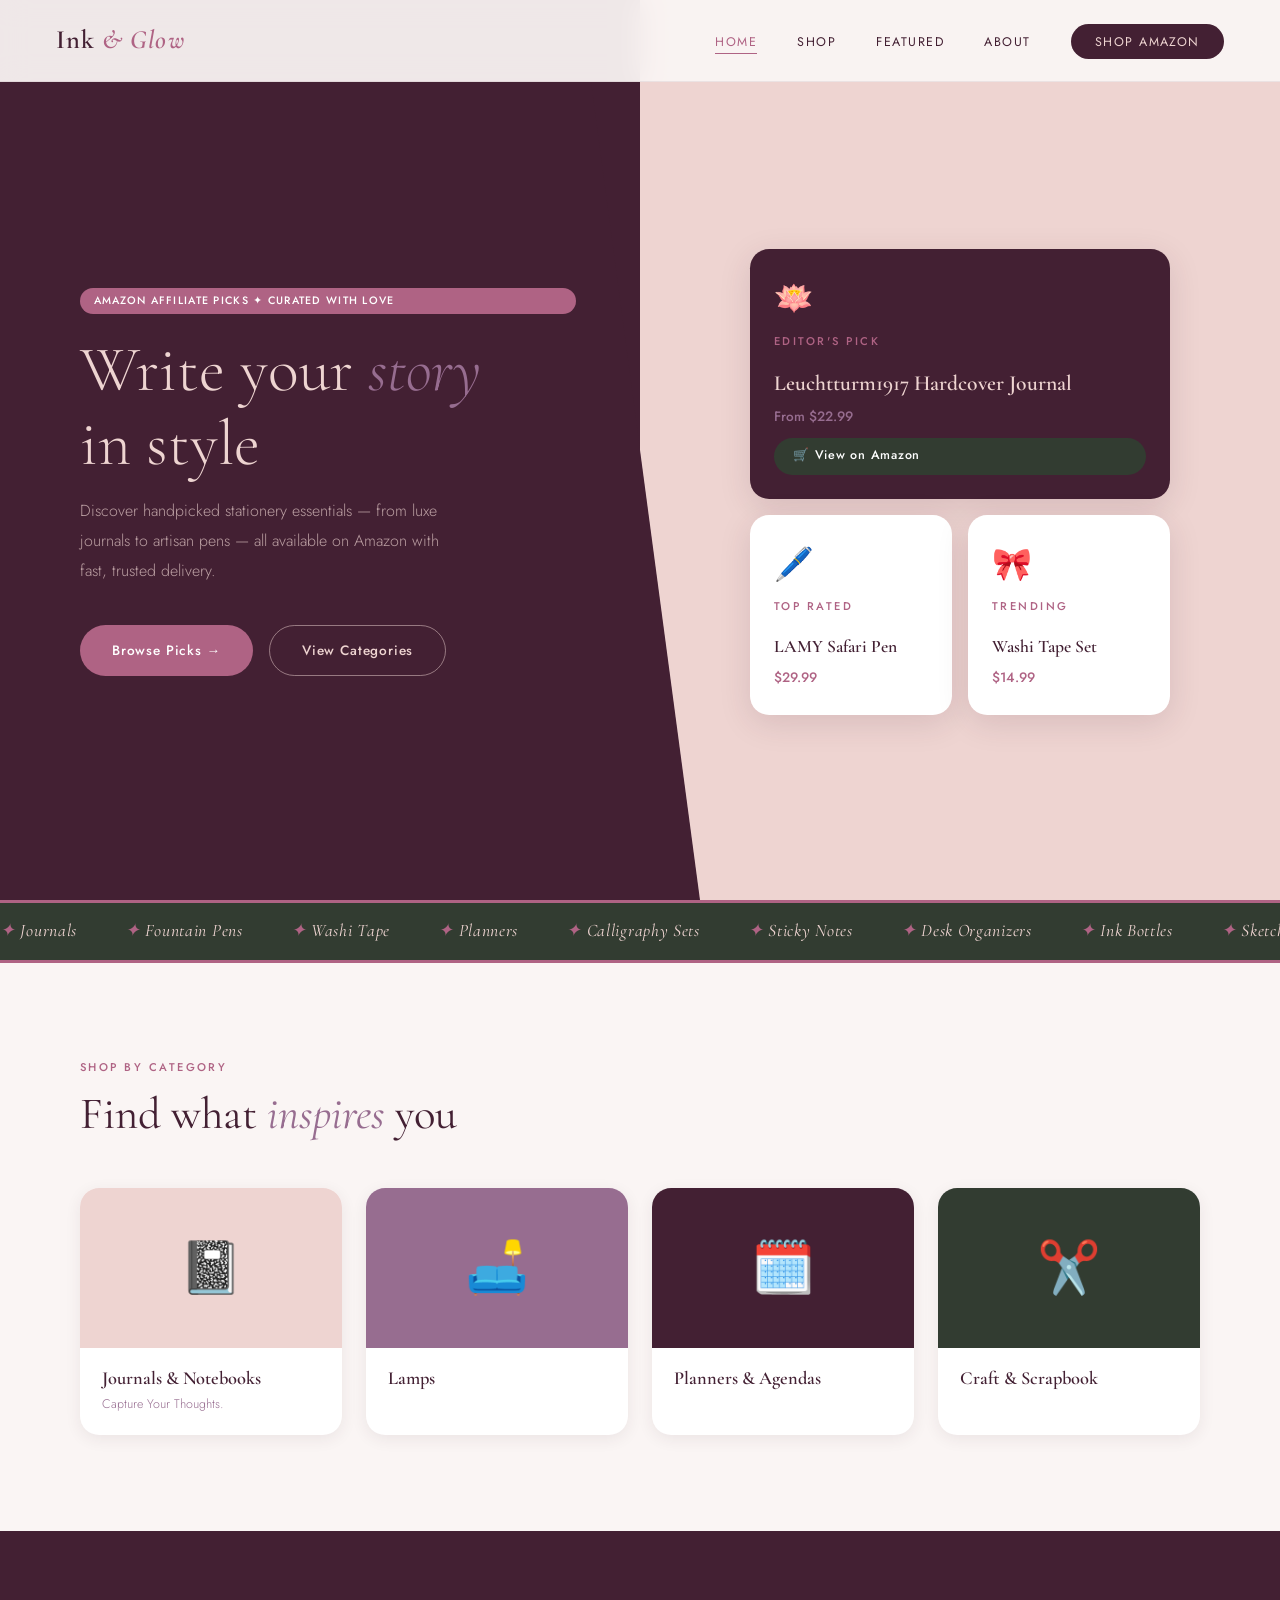
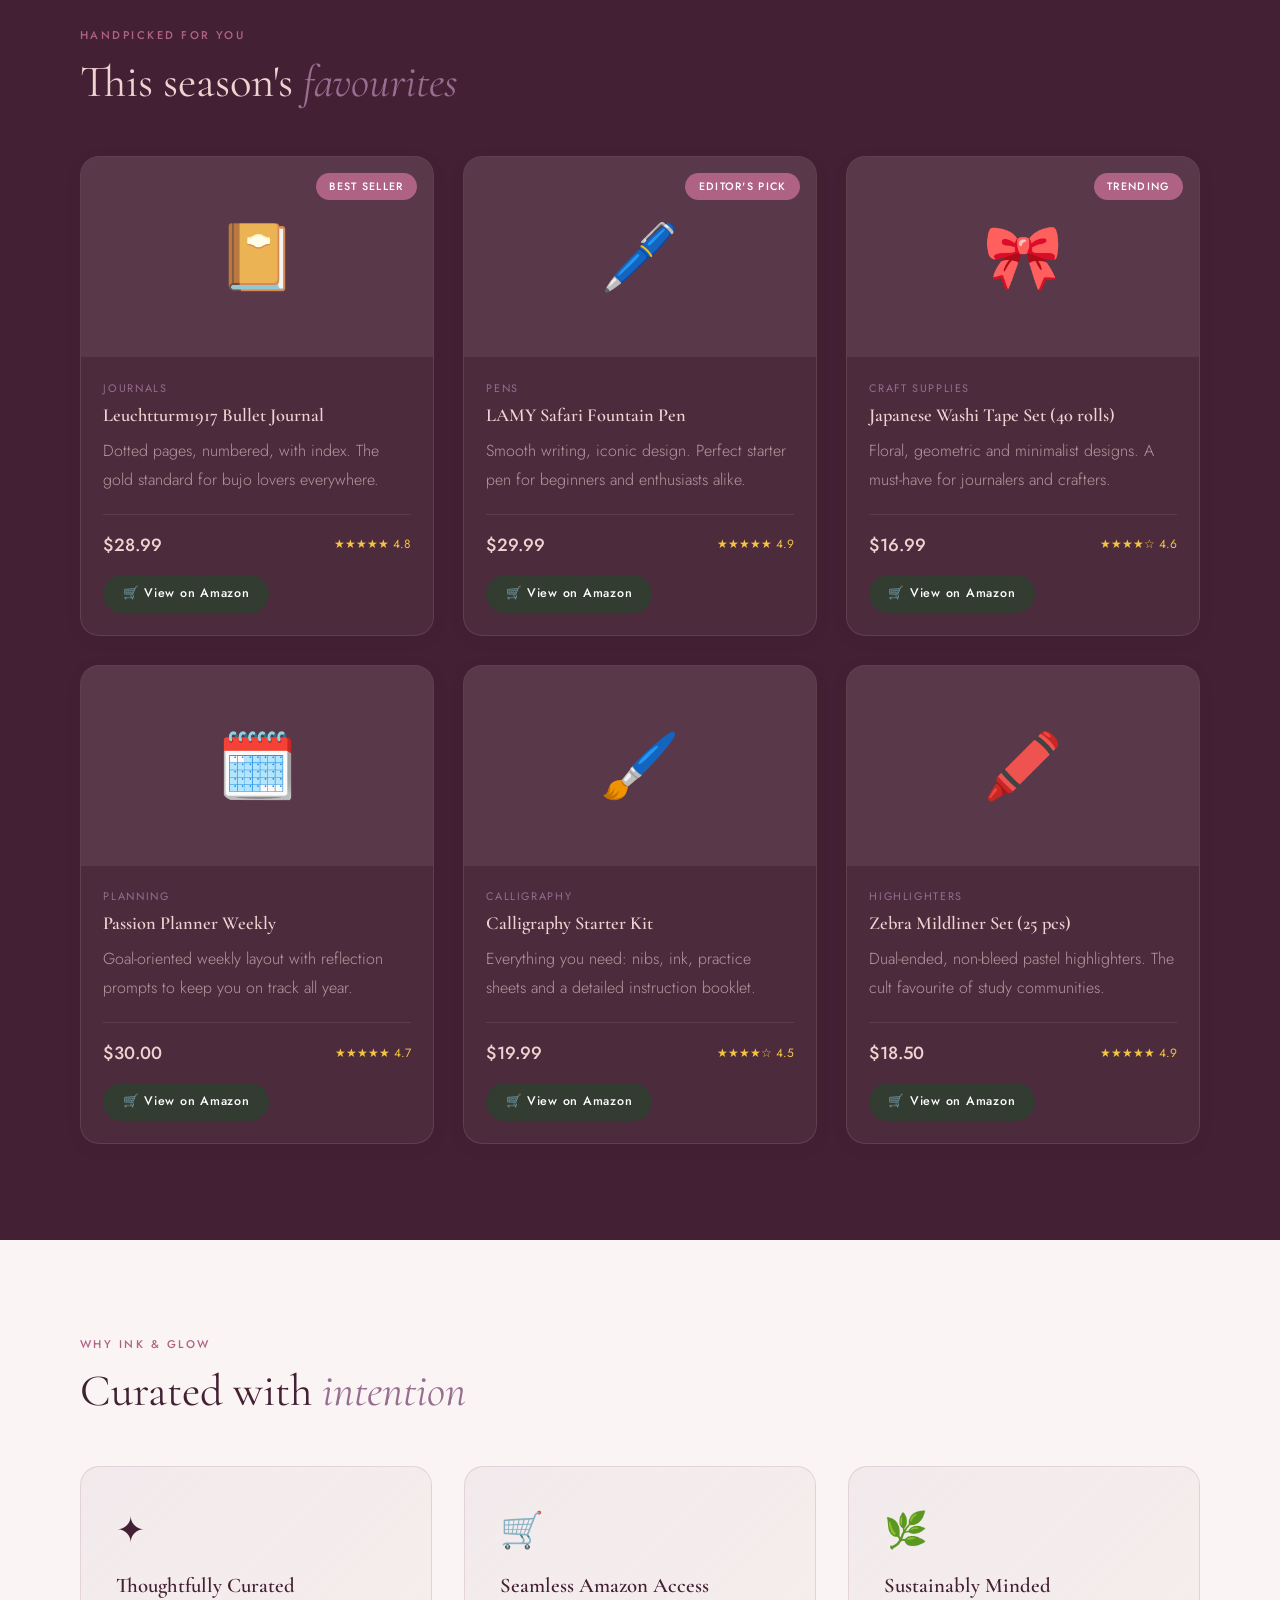
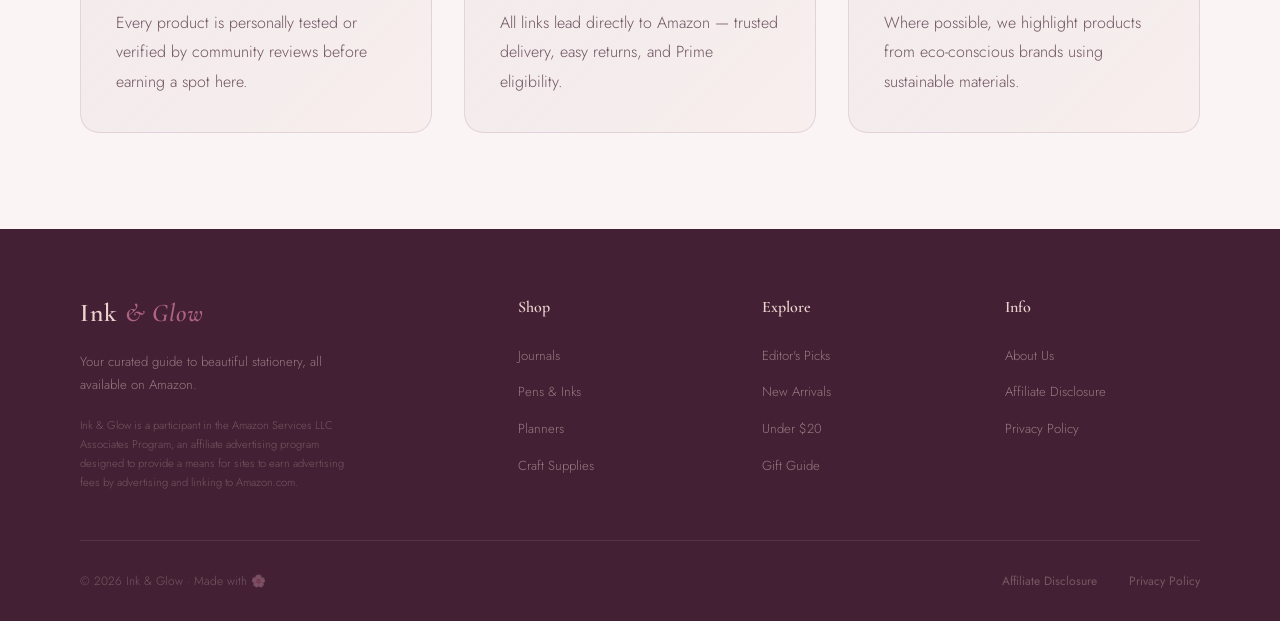
<file: index.html>
<!DOCTYPE html>
<html lang="en">
<head>
  <meta charset="UTF-8" />
  <meta name="viewport" content="width=device-width, initial-scale=1.0" />
  <title>Ink & Glow — Stationery You'll Adore</title>
  <link rel="stylesheet" href="style.css" />
</head>
<body>

<nav class="nav" id="nav">
  <a href="index.html" class="nav__logo">Ink <span>& Glow</span></a>
  <ul class="nav__links">
    <li><a href="index.html" class="active">Home</a></li>
    <li><a href="index.html#categories">Shop</a></li>
    <li><a href="index.html#featured">Featured</a></li>
    <li><a href="about.html">About</a></li>
    <li><a href="index.html#featured" class="nav__cta">Shop Amazon</a></li>
  </ul>
</nav>

<section class="hero">
  <div class="hero__left">
    <span class="badge badge--primary anim-1">Amazon Affiliate Picks ✦ Curated with love</span>
    <h1 class="anim-2">Write your <em>story</em><br>in style</h1>
    <p class="anim-3">Discover handpicked stationery essentials — from luxe journals to artisan pens — all available on Amazon with fast, trusted delivery.</p>
    <div class="hero__btns anim-4">
      <a href="#featured" class="btn btn--primary">Browse Picks →</a>
      <a href="#categories" class="btn btn--outline-light">View Categories</a>
    </div>
  </div>
  <div class="hero__right">
    <div class="hero__cards anim-3">
      <div class="hero-card hero-card--wide">
        <span class="hero-card__icon">🪷</span>
        <span class="section-label">Editor's Pick</span>
        <h3>Leuchtturm1917 Hardcover Journal</h3>
        <p class="hero-card__price">From $22.99</p>
        <a href="#" class="btn btn--amazon">🛒 View on Amazon</a>
      </div>
      <div class="hero-card">
        <span class="hero-card__icon">🖊️</span>
        <span class="section-label">Top Rated</span>
        <h3>LAMY Safari Pen</h3>
        <p class="hero-card__price">$29.99</p>
      </div>
      <div class="hero-card">
        <span class="hero-card__icon">🎀</span>
        <span class="section-label">Trending</span>
        <h3>Washi Tape Set</h3>
        <p class="hero-card__price">$14.99</p>
      </div>
    </div>
  </div>
</section>

<div class="marquee-wrap">
  <div class="marquee-track">
    <span>Journals</span><span>Fountain Pens</span><span>Washi Tape</span><span>Planners</span>
    <span>Calligraphy Sets</span><span>Sticky Notes</span><span>Desk Organizers</span><span>Ink Bottles</span>
    <span>Sketchbooks</span><span>Letter Sets</span><span>Stickers</span><span>Highlighters</span>
    <span>Journals</span><span>Fountain Pens</span><span>Washi Tape</span><span>Planners</span>
    <span>Calligraphy Sets</span><span>Sticky Notes</span><span>Desk Organizers</span><span>Ink Bottles</span>
    <span>Sketchbooks</span><span>Letter Sets</span><span>Stickers</span><span>Highlighters</span>
  </div>
</div>

<section class="section" id="categories">
  <span class="section-label reveal">Shop by Category</span>
  <h2 class="section-title reveal">Find what <em>inspires</em> you</h2>
  <div class="categories-grid">
    <a href="journals.html" class="card cat-card reveal">
      <div class="cat-card__thumb cat-card__thumb--rose">📓</div>
      <div class="cat-card__body"><h3 class="cat-card__name">Journals & Notebooks</h3><p class="cat-card__count">Capture Your Thoughts.</p></div>
    </a>
    <a href="lamps.html" class="card cat-card reveal">
      <div class="cat-card__thumb cat-card__thumb--tulipan">🛋️</div>
      <div class="cat-card__body"><h3 class="cat-card__name">Lamps</h3><p class="cat-card__count"></p></div>
    </a>
    <a href="#" class="card cat-card reveal">
      <div class="cat-card__thumb cat-card__thumb--eggplant">🗓️</div>
      <div class="cat-card__body"><h3 class="cat-card__name">Planners & Agendas</h3><p class="cat-card__count"></p></div>
    </a>
    <a href="#" class="card cat-card reveal">
      <div class="cat-card__thumb cat-card__thumb--olive">✂️</div>
      <div class="cat-card__body"><h3 class="cat-card__name">Craft & Scrapbook</h3><p class="cat-card__count"></p></div>
    </a>
  </div>
</section>

<section class="section section--dark" id="featured">
  <span class="section-label reveal">Handpicked for You</span>
  <h2 class="section-title reveal">This season's <em>favourites</em></h2>
  <div class="products-grid">

    <div class="card card--dark product-card reveal">
      <div class="product-card__img">📔<span class="badge badge--primary product-card__badge">Best Seller</span></div>
      <div class="product-card__body">
        <span class="product-card__cat">Journals</span>
        <h3 class="product-card__name">Leuchtturm1917 Bullet Journal</h3>
        <p>Dotted pages, numbered, with index. The gold standard for bujo lovers everywhere.</p>
        <div class="product-card__footer"><span class="product-card__price">$28.99</span><span class="product-card__stars">★★★★★ 4.8</span></div>
        <a href="#" class="btn btn--amazon" style="margin-top:1rem;">🛒 View on Amazon</a>
      </div>
    </div>

    <div class="card card--dark product-card reveal">
      <div class="product-card__img">🖊️<span class="badge badge--primary product-card__badge">Editor's Pick</span></div>
      <div class="product-card__body">
        <span class="product-card__cat">Pens</span>
        <h3 class="product-card__name">LAMY Safari Fountain Pen</h3>
        <p>Smooth writing, iconic design. Perfect starter pen for beginners and enthusiasts alike.</p>
        <div class="product-card__footer"><span class="product-card__price">$29.99</span><span class="product-card__stars">★★★★★ 4.9</span></div>
        <a href="#" class="btn btn--amazon" style="margin-top:1rem;">🛒 View on Amazon</a>
      </div>
    </div>

    <div class="card card--dark product-card reveal">
      <div class="product-card__img">🎀<span class="badge badge--primary product-card__badge">Trending</span></div>
      <div class="product-card__body">
        <span class="product-card__cat">Craft Supplies</span>
        <h3 class="product-card__name">Japanese Washi Tape Set (40 rolls)</h3>
        <p>Floral, geometric and minimalist designs. A must-have for journalers and crafters.</p>
        <div class="product-card__footer"><span class="product-card__price">$16.99</span><span class="product-card__stars">★★★★☆ 4.6</span></div>
        <a href="#" class="btn btn--amazon" style="margin-top:1rem;">🛒 View on Amazon</a>
      </div>
    </div>

    <div class="card card--dark product-card reveal">
      <div class="product-card__img">🗓️</div>
      <div class="product-card__body">
        <span class="product-card__cat">Planning</span>
        <h3 class="product-card__name">Passion Planner Weekly</h3>
        <p>Goal-oriented weekly layout with reflection prompts to keep you on track all year.</p>
        <div class="product-card__footer"><span class="product-card__price">$30.00</span><span class="product-card__stars">★★★★★ 4.7</span></div>
        <a href="#" class="btn btn--amazon" style="margin-top:1rem;">🛒 View on Amazon</a>
      </div>
    </div>

    <div class="card card--dark product-card reveal">
      <div class="product-card__img">🖌️</div>
      <div class="product-card__body">
        <span class="product-card__cat">Calligraphy</span>
        <h3 class="product-card__name">Calligraphy Starter Kit</h3>
        <p>Everything you need: nibs, ink, practice sheets and a detailed instruction booklet.</p>
        <div class="product-card__footer"><span class="product-card__price">$19.99</span><span class="product-card__stars">★★★★☆ 4.5</span></div>
        <a href="#" class="btn btn--amazon" style="margin-top:1rem;">🛒 View on Amazon</a>
      </div>
    </div>

    <div class="card card--dark product-card reveal">
      <div class="product-card__img">🖍️</div>
      <div class="product-card__body">
        <span class="product-card__cat">Highlighters</span>
        <h3 class="product-card__name">Zebra Mildliner Set (25 pcs)</h3>
        <p>Dual-ended, non-bleed pastel highlighters. The cult favourite of study communities.</p>
        <div class="product-card__footer"><span class="product-card__price">$18.50</span><span class="product-card__stars">★★★★★ 4.9</span></div>
        <a href="#" class="btn btn--amazon" style="margin-top:1rem;">🛒 View on Amazon</a>
      </div>
    </div>

  </div>
</section>

<section class="section">
  <span class="section-label reveal">Why Ink & Glow</span>
  <h2 class="section-title reveal">Curated with <em>intention</em></h2>
  <div class="why-grid">
    <div class="why-card reveal">
      <div class="why-card__icon">✦</div>
      <h3 class="why-card__title">Thoughtfully Curated</h3>
      <p>Every product is personally tested or verified by community reviews before earning a spot here.</p>
    </div>
    <div class="why-card reveal">
      <div class="why-card__icon">🛒</div>
      <h3 class="why-card__title">Seamless Amazon Access</h3>
      <p>All links lead directly to Amazon — trusted delivery, easy returns, and Prime eligibility.</p>
    </div>
    <div class="why-card reveal">
      <div class="why-card__icon">🌿</div>
      <h3 class="why-card__title">Sustainably Minded</h3>
      <p>Where possible, we highlight products from eco-conscious brands using sustainable materials.</p>
    </div>
  </div>
</section>

<footer class="footer">
  <div class="footer__grid">
    <div>
      <span class="footer__brand-name">Ink <span>& Glow</span></span>
      <p class="footer__desc">Your curated guide to beautiful stationery, all available on Amazon.</p>
      <p class="footer__disclaimer">Ink & Glow is a participant in the Amazon Services LLC Associates Program, an affiliate advertising program designed to provide a means for sites to earn advertising fees by advertising and linking to Amazon.com.</p>
    </div>
    <div>
      <p class="footer__heading">Shop</p>
      <ul class="footer__links">
        <li><a href="journals.html">Journals</a></li><li><a href="#">Pens & Inks</a></li>
        <li><a href="#">Planners</a></li><li><a href="#">Craft Supplies</a></li>
      </ul>
    </div>
    <div>
      <p class="footer__heading">Explore</p>
      <ul class="footer__links">
        <li><a href="#">Editor's Picks</a></li><li><a href="#">New Arrivals</a></li>
        <li><a href="#">Under $20</a></li><li><a href="#">Gift Guide</a></li>
      </ul>
    </div>
    <div>
      <p class="footer__heading">Info</p>
      <ul class="footer__links">
        <li><a href="about.html">About Us</a></li>
        <li><a href="affiliate-disclosure.html">Affiliate Disclosure</a></li>
        <li><a href="privacy.html">Privacy Policy</a></li>
      </ul>
    </div>
  </div>
  <div class="footer__bottom">
    <p class="footer__copy">© 2026 Ink & Glow · Made with 🌸</p>
    <div class="footer__bottom-links">
      <a href="affiliate-disclosure.html">Affiliate Disclosure</a>
      <a href="privacy.html">Privacy Policy</a>
    </div>
  </div>
</footer>

<style>
.hero { min-height: 100vh; display: grid; grid-template-columns: 1fr 1fr; overflow: hidden; }
.hero__left { background: var(--eggplant); display: flex; flex-direction: column; justify-content: center; padding: 8rem 4rem 4rem 5rem; position: relative; z-index: 1; }
.hero__left::after { content: ''; position: absolute; right: -60px; top: 0; bottom: 0; width: 120px; background: var(--eggplant); clip-path: polygon(0 0, 0% 100%, 100% 100%); z-index: 2; }
.hero__left h1 { font-size: clamp(3rem, 5vw, 5rem); font-weight: 300; color: var(--misty-rose); margin: 1.2rem 0 1rem; }
.hero__left h1 em { color: var(--tulipan); }
.hero__left p { color: rgba(238,212,209,0.7); max-width: 380px; }
.hero__btns { display: flex; gap: 1rem; flex-wrap: wrap; margin-top: 2.5rem; }
.hero__right { background: var(--misty-rose); display: flex; align-items: center; justify-content: center; padding: 8rem 3rem 4rem; }
.hero__cards { display: grid; grid-template-columns: 1fr 1fr; gap: 1rem; width: 100%; max-width: 420px; }
.hero-card { background: #fff; border-radius: var(--radius-md); padding: 1.5rem; display: flex; flex-direction: column; gap: 0.5rem; box-shadow: var(--shadow-md); transition: transform var(--transition); }
.hero-card:hover { transform: translateY(-4px); }
.hero-card--wide { grid-column: span 2; background: var(--eggplant); }
.hero-card__icon { font-size: 2rem; }
.hero-card--wide .section-label { color: var(--raspberry); }
.hero-card h3 { font-family: var(--font-display); font-size: 1.1rem; font-weight: 600; color: var(--eggplant); line-height: 1.2; }
.hero-card--wide h3 { color: var(--misty-rose); font-size: 1.35rem; }
.hero-card__price { font-size: 0.85rem; color: var(--raspberry); font-weight: 500; }
.hero-card--wide .hero-card__price { color: var(--tulipan); }

.categories-grid { display: grid; grid-template-columns: repeat(4, 1fr); gap: 1.5rem; margin-top: 3rem; }
.cat-card { text-decoration: none; }
.cat-card__thumb { height: 160px; display: flex; align-items: center; justify-content: center; font-size: 3.2rem; }
.cat-card__thumb--rose    { background: var(--misty-rose); }
.cat-card__thumb--tulipan { background: var(--tulipan); }
.cat-card__thumb--eggplant{ background: var(--eggplant); }
.cat-card__thumb--olive   { background: var(--olive); }
.cat-card__body { padding: 1.2rem 1.4rem; }
.cat-card__name { font-family: var(--font-display); font-size: 1.15rem; font-weight: 600; color: var(--eggplant); margin-bottom: 0.25rem; }
.cat-card__count { font-size: 0.78rem; color: var(--tulipan); }

.products-grid { display: grid; grid-template-columns: repeat(3, 1fr); gap: 1.8rem; margin-top: 3rem; }
.product-card__img { height: 200px; display: flex; align-items: center; justify-content: center; font-size: 4rem; background: rgba(238,212,209,0.08); position: relative; }
.product-card__badge { position: absolute; top: 1rem; right: 1rem; }
.product-card__body { padding: 1.4rem; }
.product-card__cat { font-size: 0.68rem; text-transform: uppercase; letter-spacing: 0.15em; color: var(--tulipan); display: block; margin-bottom: 0.4rem; }
.product-card__name { font-family: var(--font-display); font-size: 1.15rem; font-weight: 600; color: var(--misty-rose); margin-bottom: 0.5rem; line-height: 1.3; }
.product-card__footer { display: flex; align-items: center; justify-content: space-between; margin-top: 1.2rem; padding-top: 1rem; border-top: 1px solid rgba(238,212,209,0.1); }
.product-card__price { font-size: 1.1rem; font-weight: 500; color: var(--misty-rose); }
.product-card__stars { font-size: 0.75rem; color: #f5c542; }

.why-grid { display: grid; grid-template-columns: repeat(3, 1fr); gap: 2rem; margin-top: 3rem; }
.why-card { padding: 2.2rem; border-radius: var(--radius-md); background: linear-gradient(135deg, rgba(151,109,144,0.08), rgba(238,212,209,0.18)); border: 1px solid rgba(151,109,144,0.2); }
.why-card__icon { font-size: 2.2rem; margin-bottom: 1rem; }
.why-card__title { font-family: var(--font-display); font-size: 1.3rem; font-weight: 600; color: var(--eggplant); margin-bottom: 0.6rem; }

@media (max-width: 900px) {
  .hero { grid-template-columns: 1fr; }
  .hero__left::after { display: none; }
  .categories-grid { grid-template-columns: repeat(2, 1fr); }
  .products-grid { grid-template-columns: 1fr; }
  .why-grid { grid-template-columns: 1fr; }
}
</style>

<script>
  const nav = document.getElementById('nav');
  window.addEventListener('scroll', () => nav.classList.toggle('scrolled', window.scrollY > 40));
  const reveals = document.querySelectorAll('.reveal');
  const observer = new IntersectionObserver((entries) => {
    entries.forEach((e, i) => {
      if (e.isIntersecting) { e.target.style.transitionDelay = (i % 4) * 0.08 + 's'; e.target.classList.add('visible'); }
    });
  }, { threshold: 0.1 });
  reveals.forEach(el => observer.observe(el));
</script>
</body>
</html>
</file>
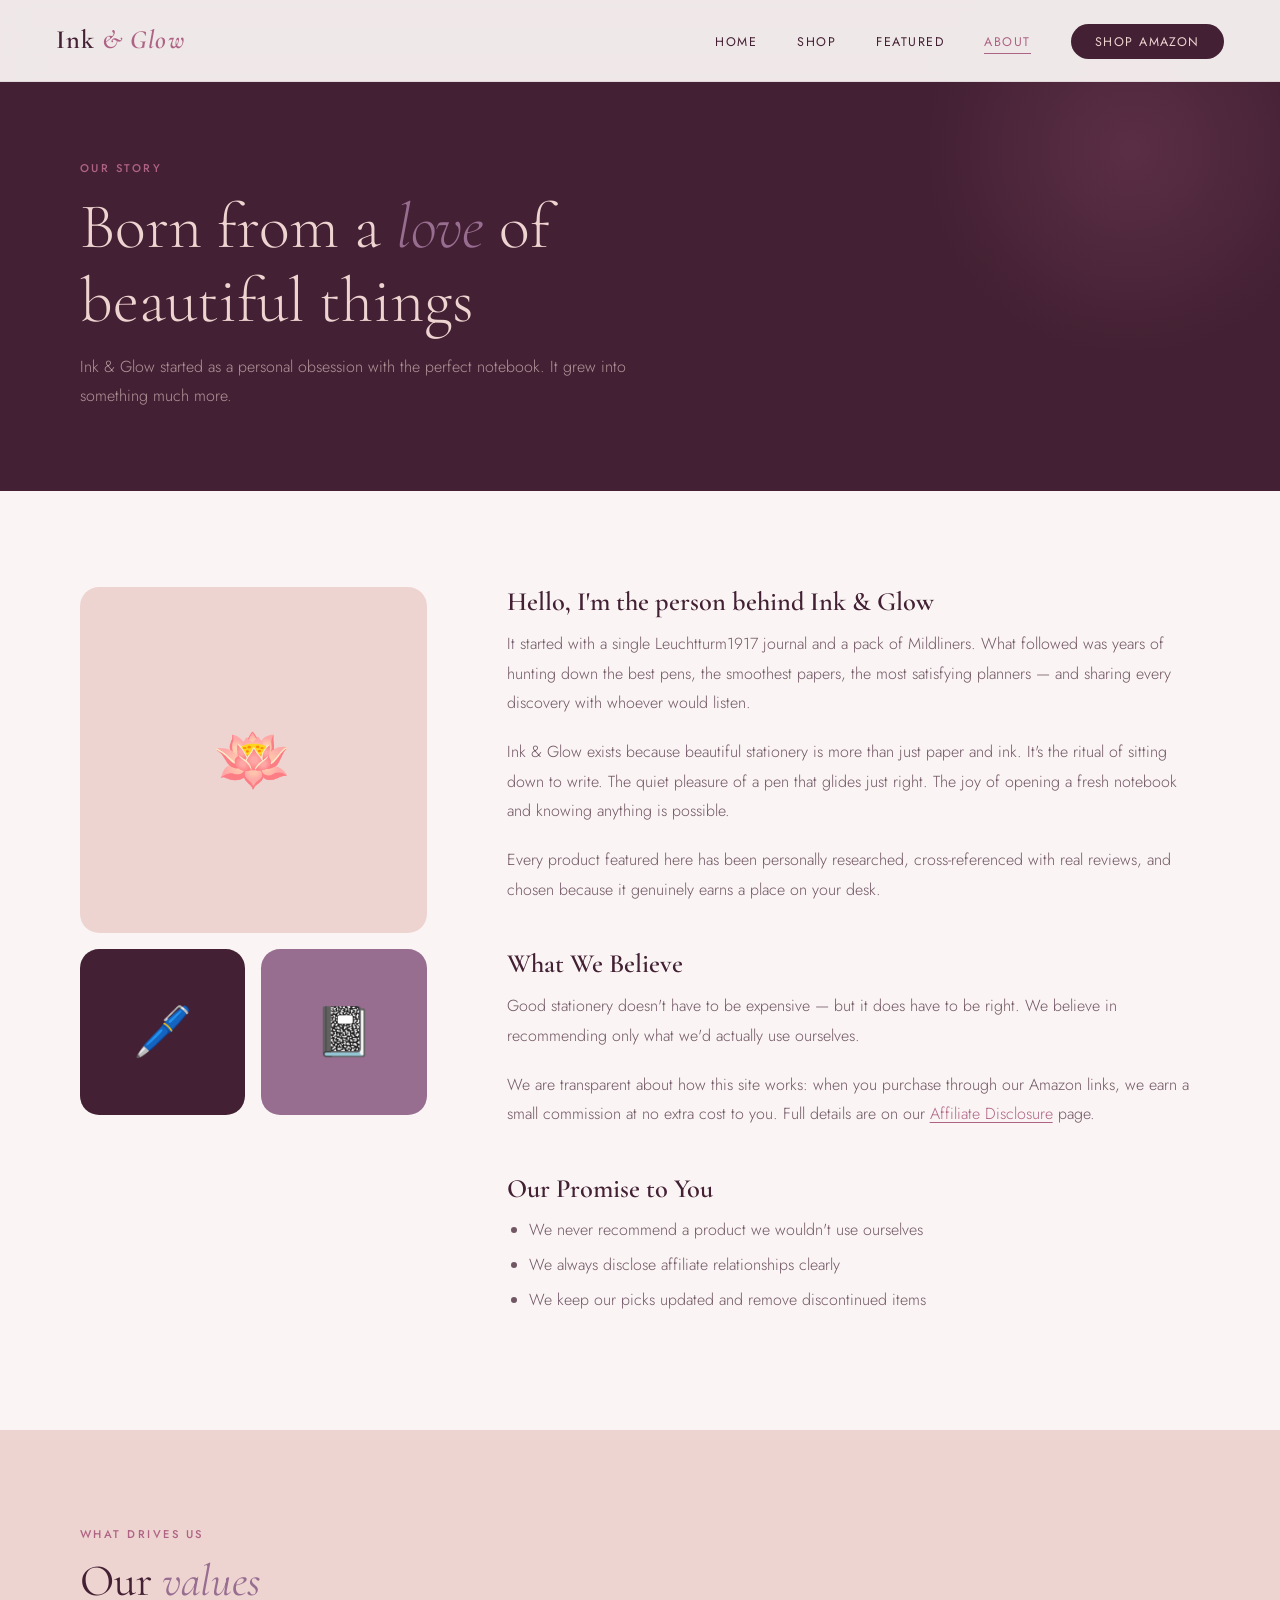
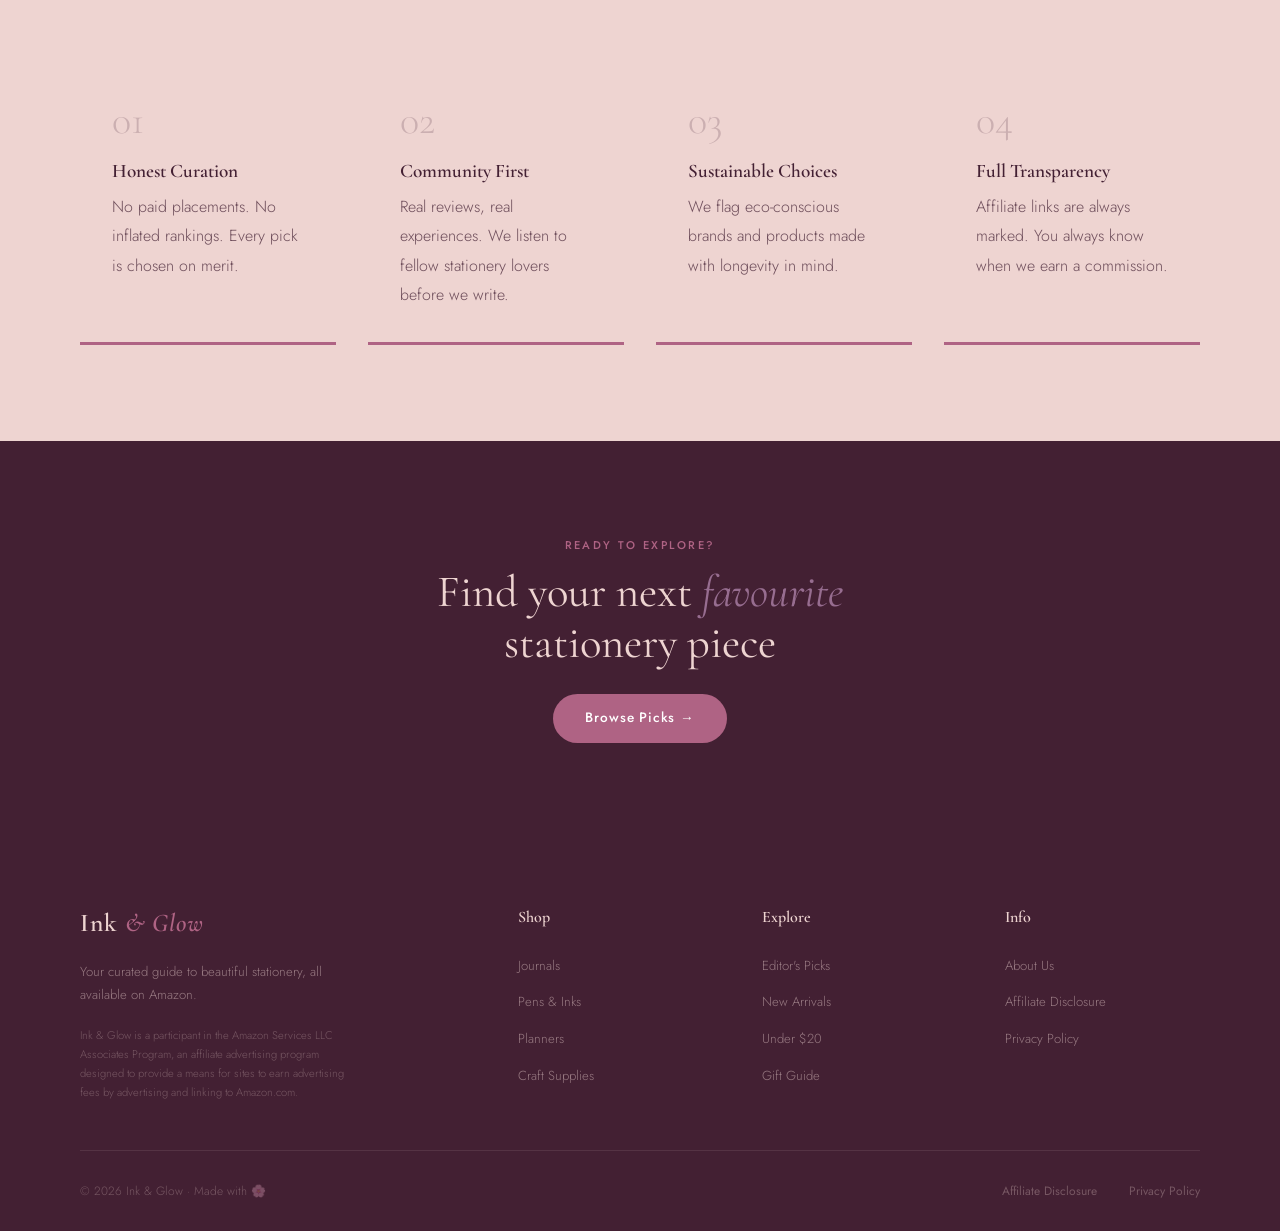
<file: about.html>
<!DOCTYPE html>
<html lang="en">
<head>
  <meta charset="UTF-8" />
  <meta name="viewport" content="width=device-width, initial-scale=1.0" />
  <title>About — Ink & Glow</title>
  <link rel="stylesheet" href="style.css" />
</head>
<body>

<nav class="nav" id="nav">
  <a href="index.html" class="nav__logo">Ink <span>& Glow</span></a>
  <ul class="nav__links">
    <li><a href="index.html">Home</a></li>
    <li><a href="index.html#categories">Shop</a></li>
    <li><a href="index.html#featured">Featured</a></li>
    <li><a href="about.html" class="active">About</a></li>
    <li><a href="index.html#featured" class="nav__cta">Shop Amazon</a></li>
  </ul>
</nav>

<header class="page-hero">
  <span class="section-label page-hero__label anim-1">Our Story</span>
  <h1 class="page-hero__title anim-2">Born from a <em>love</em> of beautiful things</h1>
  <p class="page-hero__sub anim-3">Ink & Glow started as a personal obsession with the perfect notebook. It grew into something much more.</p>
</header>

<section class="section">
  <div class="about-layout">
    <div class="about-visual reveal">
      <div class="about-visual__block about-visual__block--1">🪷</div>
      <div class="about-visual__block about-visual__block--2">🖊️</div>
      <div class="about-visual__block about-visual__block--3">📓</div>
    </div>
    <div class="prose reveal">
      <h2>Hello, I'm the person behind Ink & Glow</h2>
      <p>It started with a single Leuchtturm1917 journal and a pack of Mildliners. What followed was years of hunting down the best pens, the smoothest papers, the most satisfying planners — and sharing every discovery with whoever would listen.</p>
      <p>Ink & Glow exists because beautiful stationery is more than just paper and ink. It's the ritual of sitting down to write. The quiet pleasure of a pen that glides just right. The joy of opening a fresh notebook and knowing anything is possible.</p>
      <p>Every product featured here has been personally researched, cross-referenced with real reviews, and chosen because it genuinely earns a place on your desk.</p>
      <h2>What We Believe</h2>
      <p>Good stationery doesn't have to be expensive — but it does have to be right. We believe in recommending only what we'd actually use ourselves.</p>
      <p>We are transparent about how this site works: when you purchase through our Amazon links, we earn a small commission at no extra cost to you. Full details are on our <a href="affiliate-disclosure.html">Affiliate Disclosure</a> page.</p>
      <h2>Our Promise to You</h2>
      <ul>
        <li>We never recommend a product we wouldn't use ourselves</li>
        <li>We always disclose affiliate relationships clearly</li>
        <li>We keep our picks updated and remove discontinued items</li>
      </ul>
    </div>
  </div>
</section>

<section class="section section--rose">
  <span class="section-label reveal">What Drives Us</span>
  <h2 class="section-title reveal">Our <em>values</em></h2>
  <div class="values-grid">
    <div class="value-card reveal">
      <span class="value-card__num">01</span>
      <h3 class="value-card__title">Honest Curation</h3>
      <p>No paid placements. No inflated rankings. Every pick is chosen on merit.</p>
    </div>
    <div class="value-card reveal">
      <span class="value-card__num">02</span>
      <h3 class="value-card__title">Community First</h3>
      <p>Real reviews, real experiences. We listen to fellow stationery lovers before we write.</p>
    </div>
    <div class="value-card reveal">
      <span class="value-card__num">03</span>
      <h3 class="value-card__title">Sustainable Choices</h3>
      <p>We flag eco-conscious brands and products made with longevity in mind.</p>
    </div>
    <div class="value-card reveal">
      <span class="value-card__num">04</span>
      <h3 class="value-card__title">Full Transparency</h3>
      <p>Affiliate links are always marked. You always know when we earn a commission.</p>
    </div>
  </div>
</section>

<section class="section section--dark" style="text-align:center;">
  <span class="section-label reveal" style="display:block;">Ready to explore?</span>
  <h2 class="section-title reveal" style="color:var(--misty-rose); max-width:560px; margin:0 auto 1.5rem;">Find your next <em>favourite</em> stationery piece</h2>
  <a href="index.html#featured" class="btn btn--primary reveal">Browse Picks →</a>
</section>

<footer class="footer">
  <div class="footer__grid">
    <div>
      <span class="footer__brand-name">Ink <span>& Glow</span></span>
      <p class="footer__desc">Your curated guide to beautiful stationery, all available on Amazon.</p>
      <p class="footer__disclaimer">Ink & Glow is a participant in the Amazon Services LLC Associates Program, an affiliate advertising program designed to provide a means for sites to earn advertising fees by advertising and linking to Amazon.com.</p>
    </div>
    <div>
      <p class="footer__heading">Shop</p>
      <ul class="footer__links">
        <li><a href="#">Journals</a></li><li><a href="#">Pens & Inks</a></li>
        <li><a href="#">Planners</a></li><li><a href="#">Craft Supplies</a></li>
      </ul>
    </div>
    <div>
      <p class="footer__heading">Explore</p>
      <ul class="footer__links">
        <li><a href="#">Editor's Picks</a></li><li><a href="#">New Arrivals</a></li>
        <li><a href="#">Under $20</a></li><li><a href="#">Gift Guide</a></li>
      </ul>
    </div>
    <div>
      <p class="footer__heading">Info</p>
      <ul class="footer__links">
        <li><a href="about.html">About Us</a></li>
        <li><a href="affiliate-disclosure.html">Affiliate Disclosure</a></li>
        <li><a href="privacy.html">Privacy Policy</a></li>
      </ul>
    </div>
  </div>
  <div class="footer__bottom">
    <p class="footer__copy">© 2026 Ink & Glow · Made with 🌸</p>
    <div class="footer__bottom-links">
      <a href="affiliate-disclosure.html">Affiliate Disclosure</a>
      <a href="privacy.html">Privacy Policy</a>
    </div>
  </div>
</footer>

<style>
.about-layout { display: grid; grid-template-columns: 1fr 2fr; gap: 5rem; align-items: start; }
.about-visual { display: grid; grid-template-columns: 1fr 1fr; gap: 1rem; position: sticky; top: 8rem; }
.about-visual__block { border-radius: var(--radius-md); display: flex; align-items: center; justify-content: center; font-size: 3rem; aspect-ratio: 1; }
.about-visual__block--1 { background: var(--misty-rose); grid-column: span 2; font-size: 4rem; }
.about-visual__block--2 { background: var(--eggplant); }
.about-visual__block--3 { background: var(--tulipan); }
.values-grid { display: grid; grid-template-columns: repeat(4, 1fr); gap: 2rem; margin-top: 3rem; }
.value-card { padding: 2rem; border-bottom: 3px solid var(--raspberry); }
.value-card__num { font-family: var(--font-display); font-size: 2.5rem; font-weight: 300; color: rgba(67,32,51,0.2); display: block; margin-bottom: 0.5rem; }
.value-card__title { font-family: var(--font-display); font-size: 1.2rem; font-weight: 600; color: var(--eggplant); margin-bottom: 0.6rem; }
@media (max-width: 900px) { .about-layout { grid-template-columns: 1fr; } .about-visual { position: static; } .values-grid { grid-template-columns: repeat(2,1fr); } }
@media (max-width: 600px) { .values-grid { grid-template-columns: 1fr; } }
</style>

<script>
  const nav = document.getElementById('nav');
  window.addEventListener('scroll', () => nav.classList.toggle('scrolled', window.scrollY > 40));
  const reveals = document.querySelectorAll('.reveal');
  const observer = new IntersectionObserver((entries) => {
    entries.forEach((e, i) => {
      if (e.isIntersecting) { e.target.style.transitionDelay = (i % 3) * 0.1 + 's'; e.target.classList.add('visible'); }
    });
  }, { threshold: 0.1 });
  reveals.forEach(el => observer.observe(el));
</script>
</body>
</html>
</file>
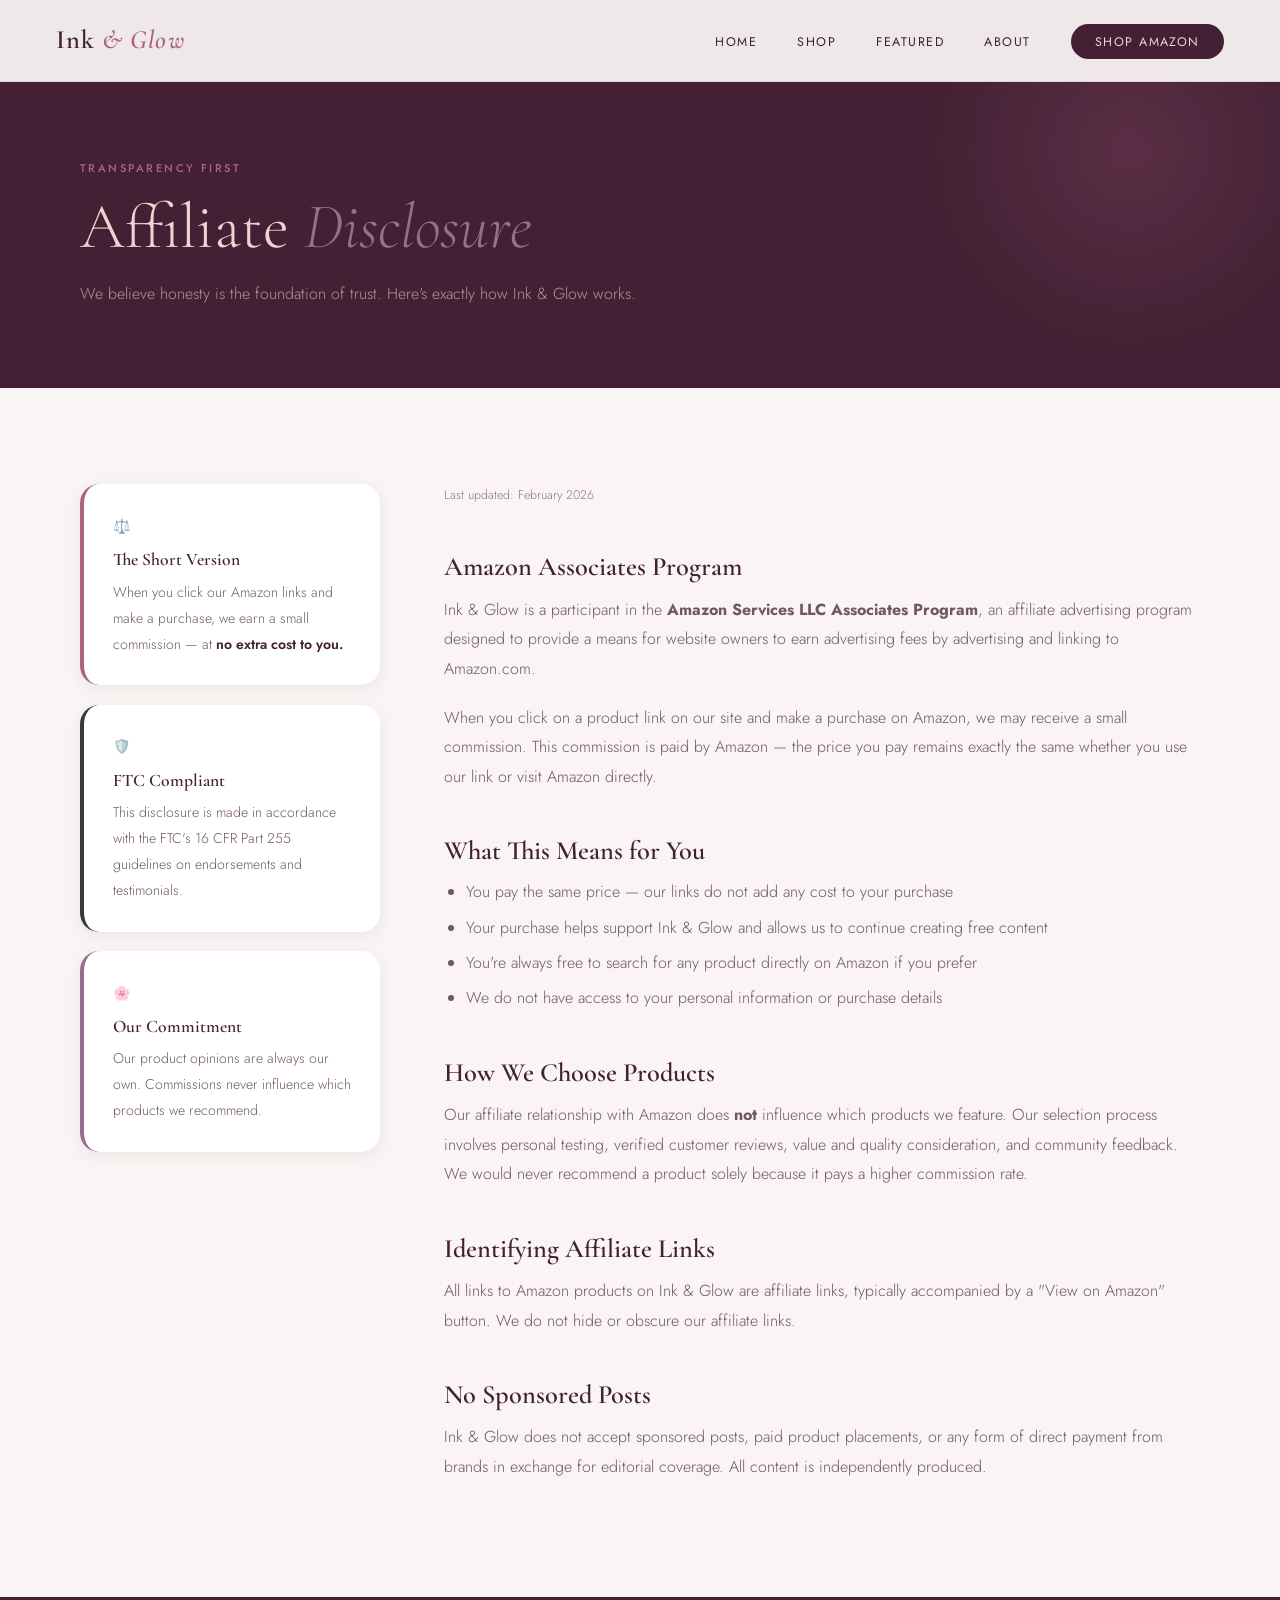
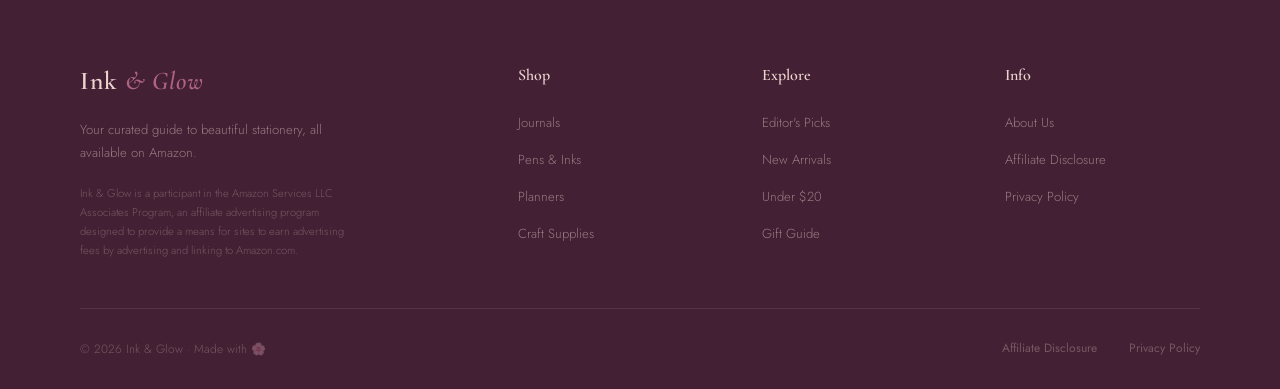
<file: affiliate-disclosure.html>
<!DOCTYPE html>
<html lang="en">
<head>
  <meta charset="UTF-8" />
  <meta name="viewport" content="width=device-width, initial-scale=1.0" />
  <title>Affiliate Disclosure — Ink & Glow</title>
  <link rel="stylesheet" href="style.css" />
</head>
<body>

<nav class="nav" id="nav">
  <a href="index.html" class="nav__logo">Ink <span>& Glow</span></a>
  <ul class="nav__links">
    <li><a href="index.html">Home</a></li>
    <li><a href="index.html#categories">Shop</a></li>
    <li><a href="index.html#featured">Featured</a></li>
    <li><a href="about.html">About</a></li>
    <li><a href="index.html#featured" class="nav__cta">Shop Amazon</a></li>
  </ul>
</nav>

<header class="page-hero">
  <span class="section-label page-hero__label anim-1">Transparency First</span>
  <h1 class="page-hero__title anim-2">Affiliate <em>Disclosure</em></h1>
  <p class="page-hero__sub anim-3">We believe honesty is the foundation of trust. Here's exactly how Ink & Glow works.</p>
</header>

<section class="section">
  <div class="disclosure-layout">
    <aside class="disclosure-sidebar reveal">
      <div class="sidebar-card">
        <p class="sidebar-card__icon">⚖️</p>
        <h3>The Short Version</h3>
        <p>When you click our Amazon links and make a purchase, we earn a small commission — at <strong>no extra cost to you.</strong></p>
      </div>
      <div class="sidebar-card sidebar-card--olive">
        <p class="sidebar-card__icon">🛡️</p>
        <h3>FTC Compliant</h3>
        <p>This disclosure is made in accordance with the FTC's 16 CFR Part 255 guidelines on endorsements and testimonials.</p>
      </div>
      <div class="sidebar-card sidebar-card--rose">
        <p class="sidebar-card__icon">🌸</p>
        <h3>Our Commitment</h3>
        <p>Our product opinions are always our own. Commissions never influence which products we recommend.</p>
      </div>
    </aside>
    <article class="prose reveal">
      <p class="last-updated">Last updated: February 2026</p>
      <h2>Amazon Associates Program</h2>
      <p>Ink & Glow is a participant in the <strong>Amazon Services LLC Associates Program</strong>, an affiliate advertising program designed to provide a means for website owners to earn advertising fees by advertising and linking to Amazon.com.</p>
      <p>When you click on a product link on our site and make a purchase on Amazon, we may receive a small commission. This commission is paid by Amazon — the price you pay remains exactly the same whether you use our link or visit Amazon directly.</p>
      <h2>What This Means for You</h2>
      <ul>
        <li>You pay the same price — our links do not add any cost to your purchase</li>
        <li>Your purchase helps support Ink & Glow and allows us to continue creating free content</li>
        <li>You're always free to search for any product directly on Amazon if you prefer</li>
        <li>We do not have access to your personal information or purchase details</li>
      </ul>
      <h2>How We Choose Products</h2>
      <p>Our affiliate relationship with Amazon does <strong>not</strong> influence which products we feature. Our selection process involves personal testing, verified customer reviews, value and quality consideration, and community feedback. We would never recommend a product solely because it pays a higher commission rate.</p>
      <h2>Identifying Affiliate Links</h2>
      <p>All links to Amazon products on Ink & Glow are affiliate links, typically accompanied by a "View on Amazon" button. We do not hide or obscure our affiliate links.</p>
      <h2>No Sponsored Posts</h2>
      <p>Ink & Glow does not accept sponsored posts, paid product placements, or any form of direct payment from brands in exchange for editorial coverage. All content is independently produced.</p>
    </article>
  </div>
</section>

<footer class="footer">
  <div class="footer__grid">
    <div>
      <span class="footer__brand-name">Ink <span>& Glow</span></span>
      <p class="footer__desc">Your curated guide to beautiful stationery, all available on Amazon.</p>
      <p class="footer__disclaimer">Ink & Glow is a participant in the Amazon Services LLC Associates Program, an affiliate advertising program designed to provide a means for sites to earn advertising fees by advertising and linking to Amazon.com.</p>
    </div>
    <div>
      <p class="footer__heading">Shop</p>
      <ul class="footer__links">
        <li><a href="#">Journals</a></li><li><a href="#">Pens & Inks</a></li>
        <li><a href="#">Planners</a></li><li><a href="#">Craft Supplies</a></li>
      </ul>
    </div>
    <div>
      <p class="footer__heading">Explore</p>
      <ul class="footer__links">
        <li><a href="#">Editor's Picks</a></li><li><a href="#">New Arrivals</a></li>
        <li><a href="#">Under $20</a></li><li><a href="#">Gift Guide</a></li>
      </ul>
    </div>
    <div>
      <p class="footer__heading">Info</p>
      <ul class="footer__links">
        <li><a href="about.html">About Us</a></li>
        <li><a href="affiliate-disclosure.html">Affiliate Disclosure</a></li>
        <li><a href="privacy.html">Privacy Policy</a></li>
      </ul>
    </div>
  </div>
  <div class="footer__bottom">
    <p class="footer__copy">© 2026 Ink & Glow · Made with 🌸</p>
    <div class="footer__bottom-links">
      <a href="affiliate-disclosure.html">Affiliate Disclosure</a>
      <a href="privacy.html">Privacy Policy</a>
    </div>
  </div>
</footer>

<style>
.disclosure-layout { display: grid; grid-template-columns: 300px 1fr; gap: 4rem; align-items: start; }
.disclosure-sidebar { display: flex; flex-direction: column; gap: 1.2rem; position: sticky; top: 8rem; }
.sidebar-card { background: #fff; border-radius: var(--radius-md); padding: 1.8rem; box-shadow: var(--shadow-sm); border-left: 4px solid var(--raspberry); }
.sidebar-card--olive { border-left-color: var(--olive); }
.sidebar-card--rose  { border-left-color: var(--tulipan); }
.sidebar-card__icon { font-size: 2rem; margin-bottom: 0.7rem; }
.sidebar-card h3 { font-family: var(--font-display); font-size: 1.1rem; font-weight: 600; color: var(--eggplant); margin-bottom: 0.5rem; }
.sidebar-card p { font-size: 0.88rem; }
.sidebar-card strong { color: var(--eggplant); font-weight: 600; }
@media (max-width: 900px) { .disclosure-layout { grid-template-columns: 1fr; } .disclosure-sidebar { position: static; } }
</style>

<script>
  const nav = document.getElementById('nav');
  window.addEventListener('scroll', () => nav.classList.toggle('scrolled', window.scrollY > 40));
  const reveals = document.querySelectorAll('.reveal');
  const observer = new IntersectionObserver((entries) => {
    entries.forEach((e, i) => {
      if (e.isIntersecting) { e.target.style.transitionDelay = i * 0.1 + 's'; e.target.classList.add('visible'); }
    });
  }, { threshold: 0.1 });
  reveals.forEach(el => observer.observe(el));
</script>
</body>
</html>
</file>
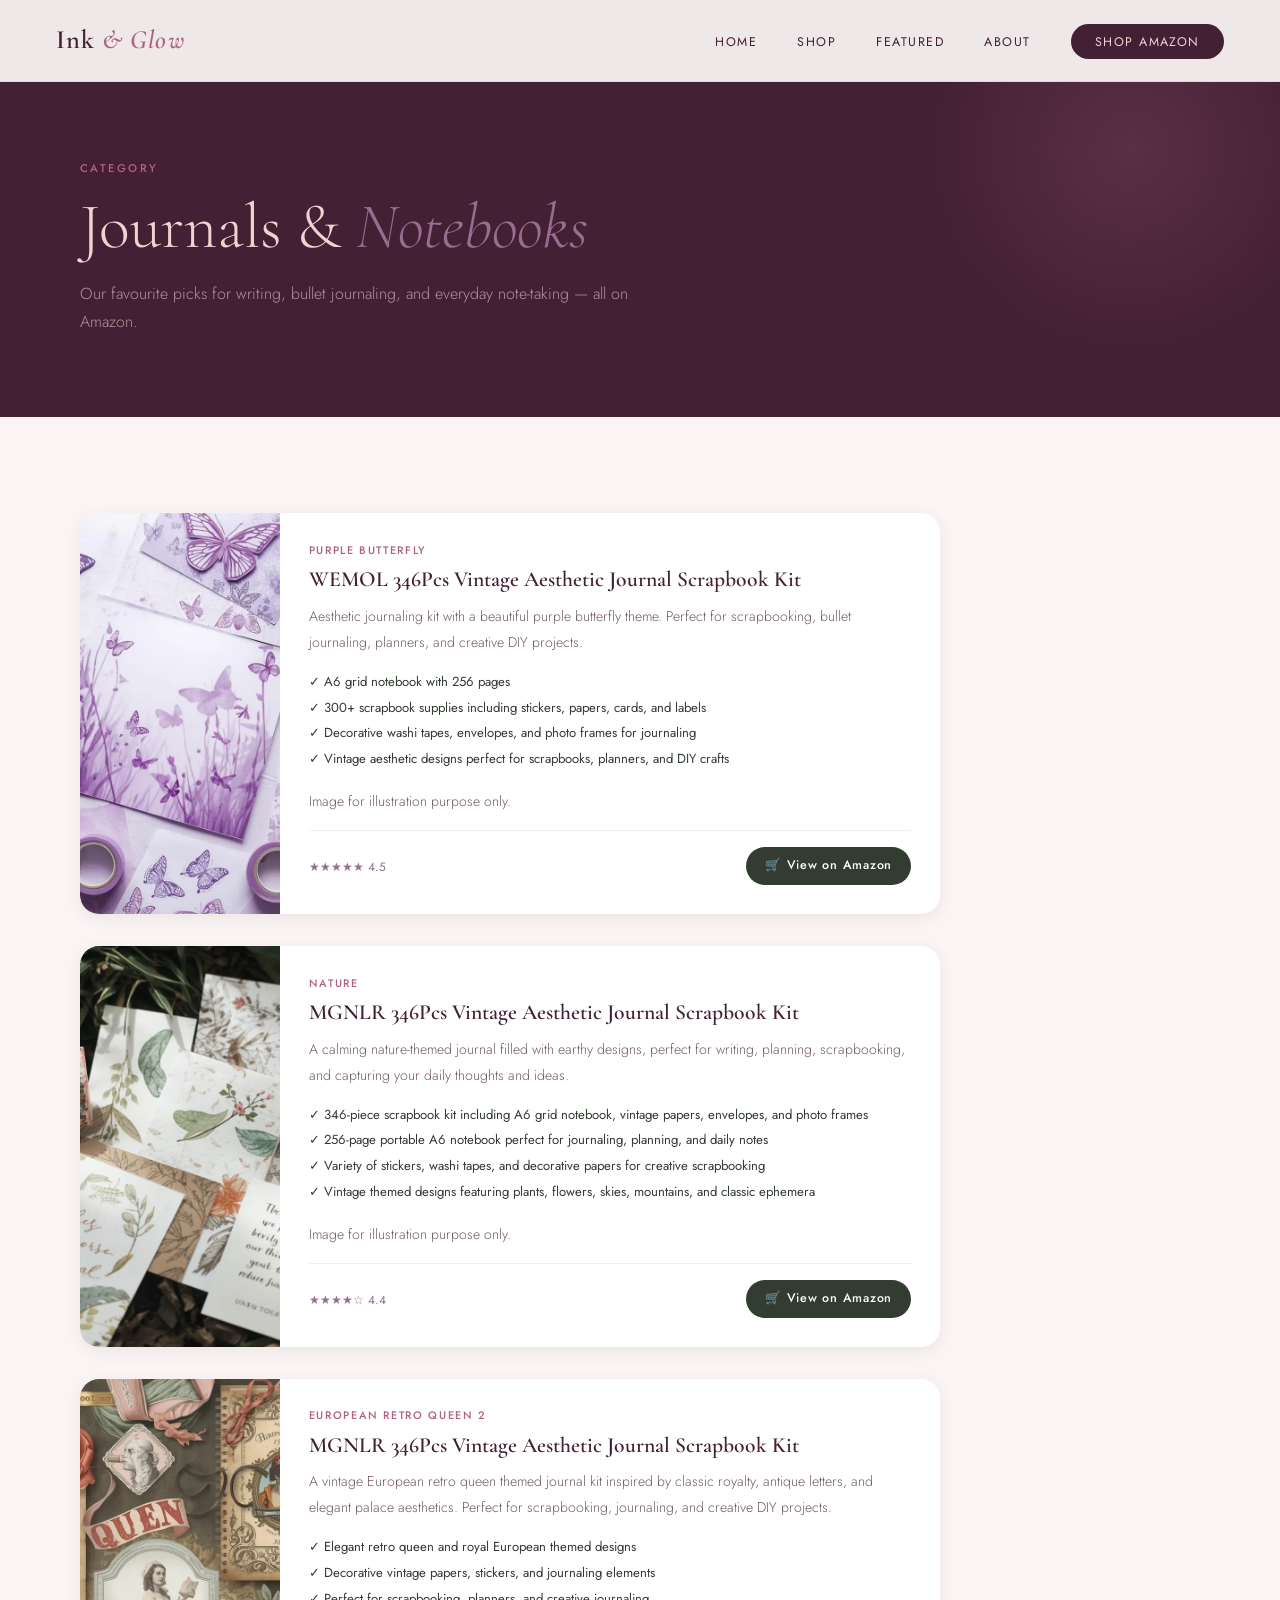
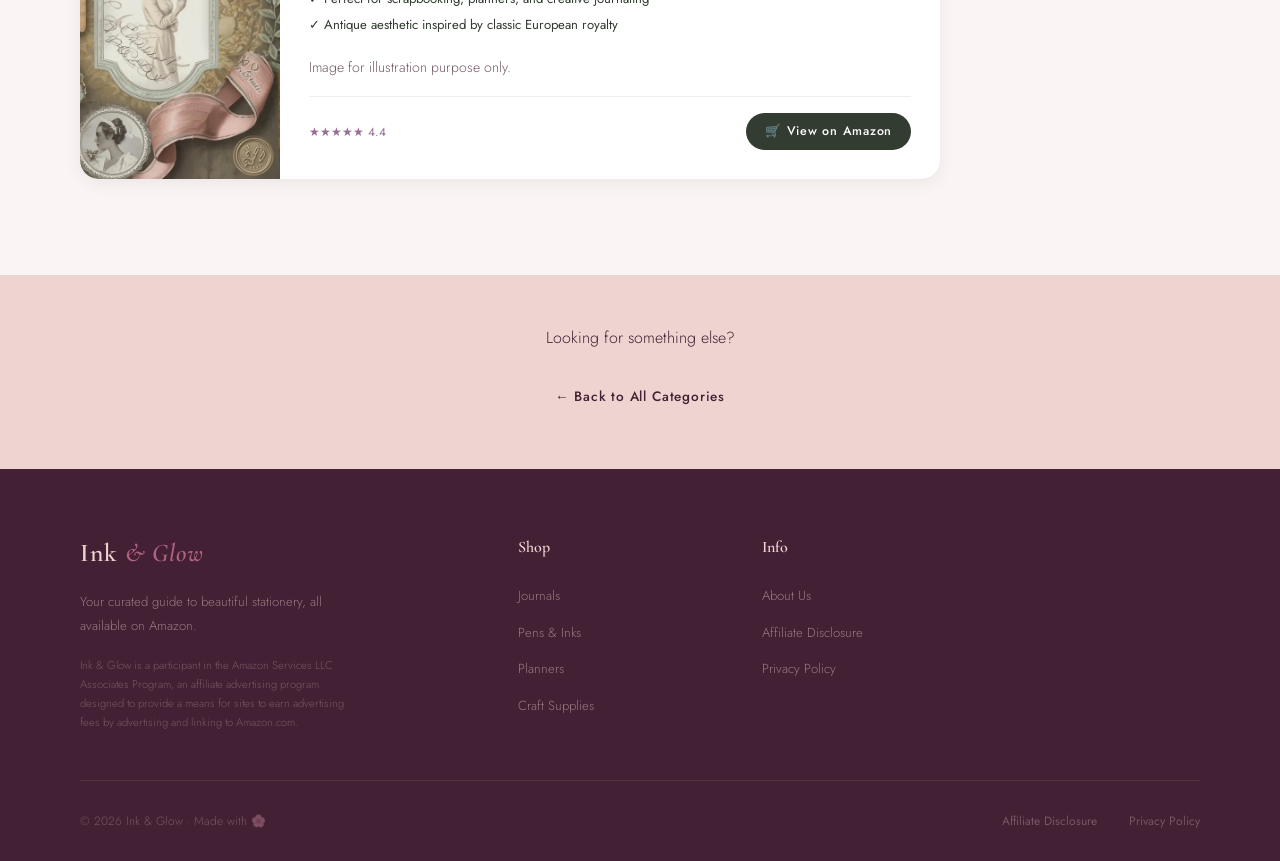
<file: journals.html>
<!DOCTYPE html>
<html lang="en">
<head>
  <meta charset="UTF-8" />
  <meta name="viewport" content="width=device-width, initial-scale=1.0" />
  <title>Journals & Notebooks — Ink & Glow</title>
  <link rel="stylesheet" href="style.css" />
</head>
<body>

<nav class="nav" id="nav">
  <a href="index.html" class="nav__logo">Ink <span>& Glow</span></a>
  <ul class="nav__links">
    <li><a href="index.html">Home</a></li>
    <li><a href="index.html#categories">Shop</a></li>
    <li><a href="index.html#featured">Featured</a></li>
    <li><a href="about.html">About</a></li>
    <li><a href="index.html#featured" class="nav__cta">Shop Amazon</a></li>
  </ul>
</nav>

<header class="page-hero">
  <span class="section-label page-hero__label anim-1">Category</span>
  <h1 class="page-hero__title anim-2">Journals & <em>Notebooks</em></h1>
  <p class="page-hero__sub anim-3">Our favourite picks for writing, bullet journaling, and everyday note-taking — all on Amazon.</p>
</header>

<section class="section">
  <div class="cat-products-grid">

    <!-- PRODUCT CARD — copy and paste this block for each product -->
    <div class="card cat-product-card reveal">
      <div class="cat-product-card__img"><img src="pics/purple-butterfly.webp"></div>
      <div class="cat-product-card__body">
        <span class="cat-product-card__tag">PURPLE BUTTERFLY</span>
        <h3 class="cat-product-card__name">WEMOL 346Pcs Vintage Aesthetic Journal Scrapbook Kit</h3>
        <p class="cat-product-card__desc">Aesthetic journaling kit with a beautiful purple butterfly theme. Perfect for scrapbooking, bullet journaling, planners, and creative DIY projects.</p>
        <ul class="cat-product-card__features">
          <li>✓ A6 grid notebook with 256 pages</li>
          <li>✓ 300+ scrapbook supplies including stickers, papers, cards, and labels</li>
          <li>✓ Decorative washi tapes, envelopes, and photo frames for journaling</li>
          <li>✓ Vintage aesthetic designs perfect for scrapbooks, planners, and DIY crafts</li>
        </ul>
        <p class="cat-product-card__desc">Image for illustration purpose only.</p>
        <div class="cat-product-card__footer">
          <div>
            <span class="cat-product-card__price"></span>
            <span class="cat-product-card__stars">★★★★★ 4.5</span>
          </div>
          <a href="https://amzn.to/4ucD2rO" target="_blank" rel="noopener" class="btn btn--amazon">🛒 View on Amazon</a>
        </div>
      </div>
    </div>
    <!-- END PRODUCT CARD -->

    <div class="card cat-product-card reveal">
      <div class="cat-product-card__img"><img src="pics/nature-theme.webp"></div>
      <div class="cat-product-card__body">
        <span class="cat-product-card__tag">NATURE</span>
        <h3 class="cat-product-card__name">MGNLR 346Pcs Vintage Aesthetic Journal Scrapbook Kit</h3>
        <p class="cat-product-card__desc">A calming nature-themed journal filled with earthy designs, perfect for writing, planning, scrapbooking, and capturing your daily thoughts and ideas.</p>
        <ul class="cat-product-card__features">
          <li>✓ 346-piece scrapbook kit including A6 grid notebook, vintage papers, envelopes, and photo frames</li>
          <li>✓ 256-page portable A6 notebook perfect for journaling, planning, and daily notes</li>
          <li>✓ Variety of stickers, washi tapes, and decorative papers for creative scrapbooking</li>
          <li>✓ Vintage themed designs featuring plants, flowers, skies, mountains, and classic ephemera</li>
        </ul>
        <p class="cat-product-card__desc">Image for illustration purpose only.</p>
        <div class="cat-product-card__footer">
          <div>
            <span class="cat-product-card__price"></span>
            <span class="cat-product-card__stars">★★★★☆ 4.4</span>
          </div>
          <a href="https://amzn.to/3NlHO5G" target="_blank" rel="noopener" class="btn btn--amazon">🛒 View on Amazon</a>
        </div>
      </div>
    </div>

    <div class="card cat-product-card reveal">
      <div class="cat-product-card__img"><img src="pics/european-retro-q2.webp"></div>
      <div class="cat-product-card__body">
        <span class="cat-product-card__tag">EUROPEAN RETRO QUEEN 2</span>
        <h3 class="cat-product-card__name">MGNLR 346Pcs Vintage Aesthetic Journal Scrapbook Kit</h3>
        <p class="cat-product-card__desc">A vintage European retro queen themed journal kit inspired by classic royalty, antique letters, and elegant palace aesthetics. Perfect for scrapbooking, journaling, and creative DIY projects.</p>
        <ul class="cat-product-card__features">
          <li>✓ Elegant retro queen and royal European themed designs</li>
          <li>✓ Decorative vintage papers, stickers, and journaling elements</li>
          <li>✓ Perfect for scrapbooking, planners, and creative journaling</li>
          <li>✓ Antique aesthetic inspired by classic European royalty</li>
        </ul>
        <p class="cat-product-card__desc">Image for illustration purpose only.</p>
        <div class="cat-product-card__footer">
          <div>
            <span class="cat-product-card__price"></span>
            <span class="cat-product-card__stars">★★★★★ 4.4</span>
          </div>
          <a href="https://amzn.to/4cuzb2U" target="_blank" rel="noopener" class="btn btn--amazon">🛒 View on Amazon</a>
        </div>
      </div>
    </div>

    <!-- ADD MORE PRODUCT CARDS HERE BY COPYING THE BLOCK ABOVE -->

  </div>
</section>

<!-- BACK TO CATEGORIES -->
<section class="section section--rose" style="text-align:center; padding:3rem 5rem;">
  <p style="margin-bottom:1.2rem; color:var(--eggplant);">Looking for something else?</p>
  <a href="index.html#categories" class="btn btn--dark">← Back to All Categories</a>
</section>

<footer class="footer">
  <div class="footer__grid">
    <div>
      <span class="footer__brand-name">Ink <span>& Glow</span></span>
      <p class="footer__desc">Your curated guide to beautiful stationery, all available on Amazon.</p>
      <p class="footer__disclaimer">Ink & Glow is a participant in the Amazon Services LLC Associates Program, an affiliate advertising program designed to provide a means for sites to earn advertising fees by advertising and linking to Amazon.com.</p>
    </div>
    <div>
      <p class="footer__heading">Shop</p>
      <ul class="footer__links">
        <li><a href="journals.html">Journals</a></li>
        <li><a href="pens.html">Pens & Inks</a></li>
        <li><a href="planners.html">Planners</a></li>
        <li><a href="craft.html">Craft Supplies</a></li>
      </ul>
    </div>
    <div>
      <p class="footer__heading">Info</p>
      <ul class="footer__links">
        <li><a href="about.html">About Us</a></li>
        <li><a href="affiliate-disclosure.html">Affiliate Disclosure</a></li>
        <li><a href="privacy.html">Privacy Policy</a></li>
      </ul>
    </div>
  </div>
  <div class="footer__bottom">
    <p class="footer__copy">© 2026 Ink & Glow · Made with 🌸</p>
    <div class="footer__bottom-links">
      <a href="affiliate-disclosure.html">Affiliate Disclosure</a>
      <a href="privacy.html">Privacy Policy</a>
    </div>
  </div>
</footer>

<style>

.cat-products-grid {
  display: grid; grid-template-columns: 1fr;
  gap: 2rem; max-width: 860px;
}
.cat-product-card { display: grid; grid-template-columns: 200px 1fr; }
.cat-product-card__img {
  background: var(--misty-rose);
  display: flex; align-items: center; justify-content: center;
  font-size: 4rem; min-height: 200px; overflow: hidden;
}
.cat-product-card__img img {
  width: 100%;
  height: 100%;
  object-fit: cover;
}
.cat-product-card__body { padding: 1.8rem; }
.cat-product-card__tag {
  font-size: 0.68rem; text-transform: uppercase; letter-spacing: 0.15em;
  color: var(--raspberry); font-weight: 500; display: block; margin-bottom: 0.5rem;
}
.cat-product-card__name {
  font-family: var(--font-display); font-size: 1.35rem; font-weight: 600;
  color: var(--eggplant); margin-bottom: 0.6rem; line-height: 1.2;
}
.cat-product-card__desc { font-size: 0.88rem; margin-bottom: 1rem; }
.cat-product-card__features {
  list-style: none; display: flex; flex-direction: column; gap: 0.3rem;
  margin-bottom: 1.2rem;
}
.cat-product-card__features li { font-size: 0.82rem; color: var(--olive); font-weight: 400; }
.cat-product-card__footer {
  display: flex; align-items: center; justify-content: space-between;
  padding-top: 1rem; border-top: 1px solid rgba(67,32,51,0.08); flex-wrap: wrap; gap: 0.8rem;
}
.cat-product-card__price { font-size: 1.2rem; font-weight: 600; color: var(--eggplant); display: block; }
.cat-product-card__stars { font-size: 0.75rem; color: var(--tulipan); display: block; margin-top: 0.15rem; }

@media (max-width: 700px) {
  .cat-product-card { grid-template-columns: 1fr; }
  .cat-product-card__img { min-height: 140px; }
  .filter-bar { padding: 1rem 1.5rem; }
}
</style>

<script>
  const nav = document.getElementById('nav');
  window.addEventListener('scroll', () => nav.classList.toggle('scrolled', window.scrollY > 40));
  const reveals = document.querySelectorAll('.reveal');
  const observer = new IntersectionObserver((entries) => {
    entries.forEach((e, i) => {
      if (e.isIntersecting) { e.target.style.transitionDelay = (i % 4) * 0.1 + 's'; e.target.classList.add('visible'); }
    });
  }, { threshold: 0.1 });
  reveals.forEach(el => observer.observe(el));

  // Filter buttons (visual only — just toggles active state)
</script>
</body>
</html>
</file>
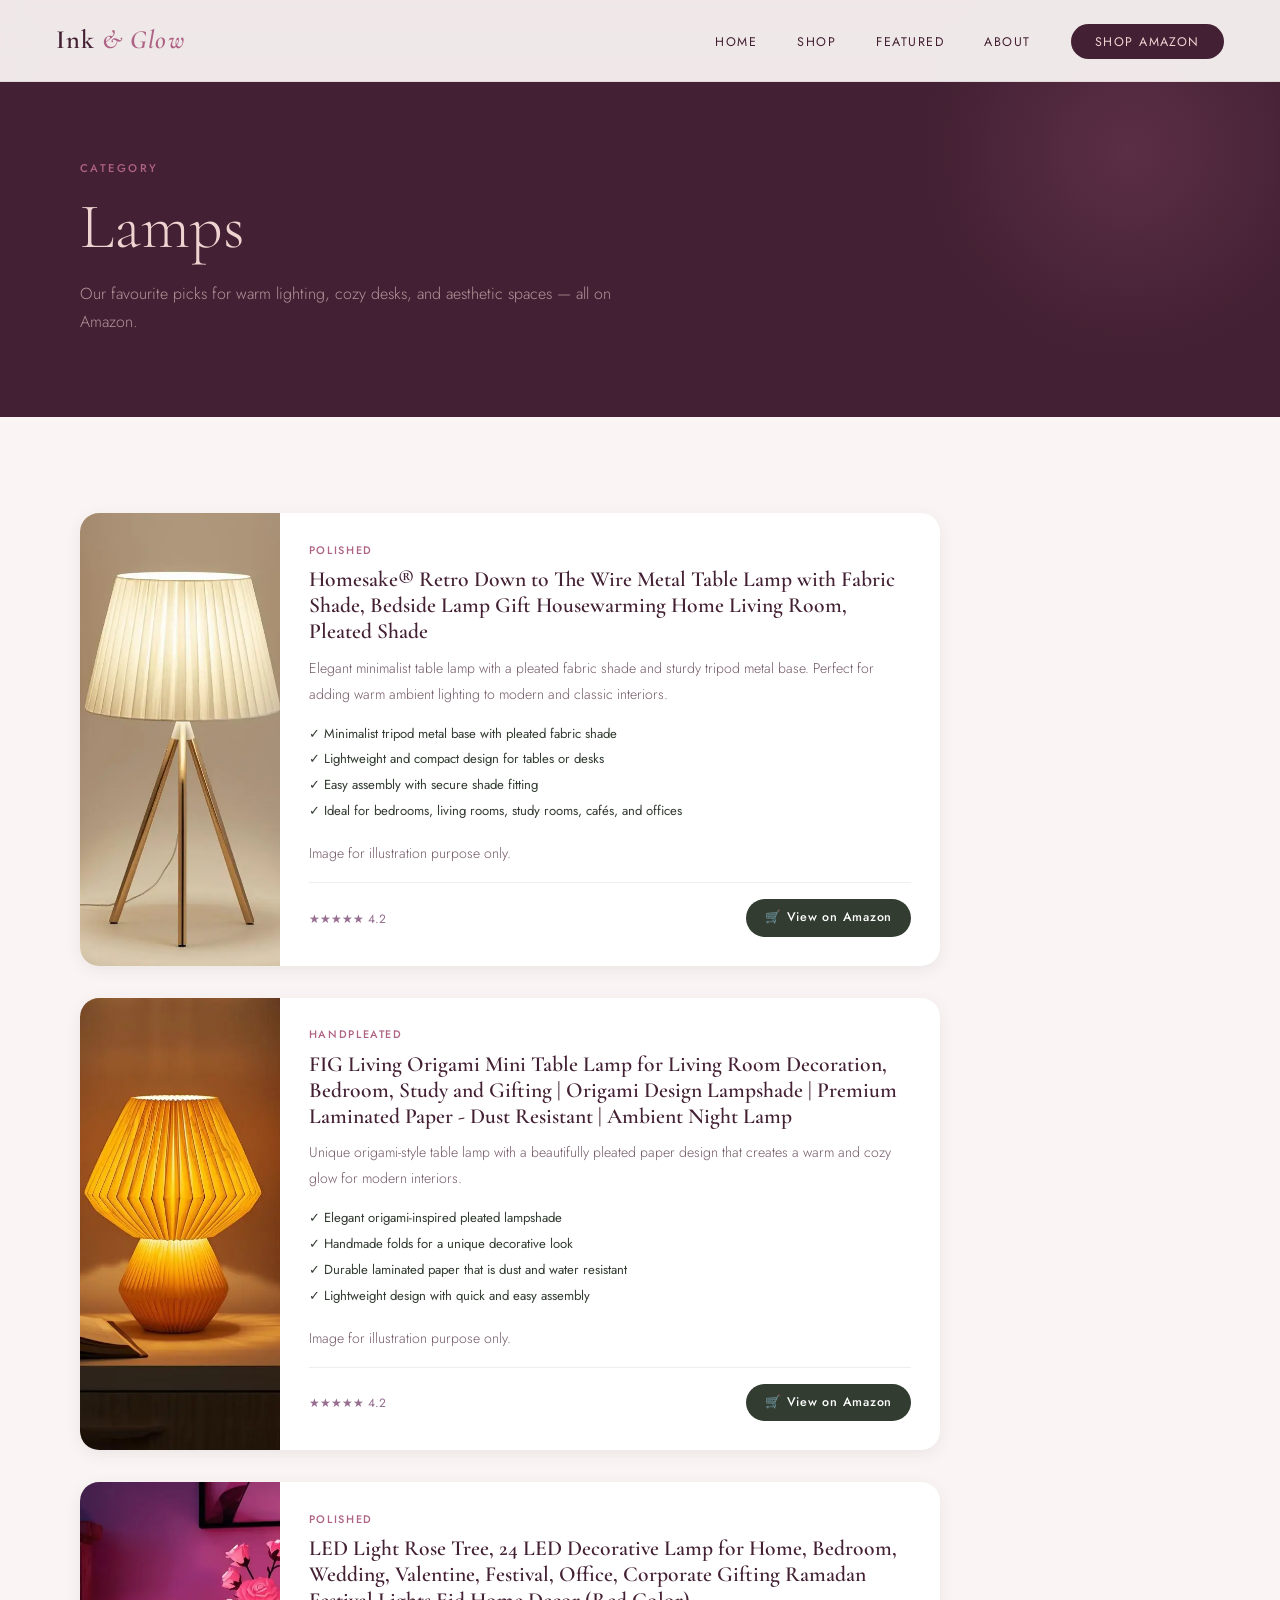
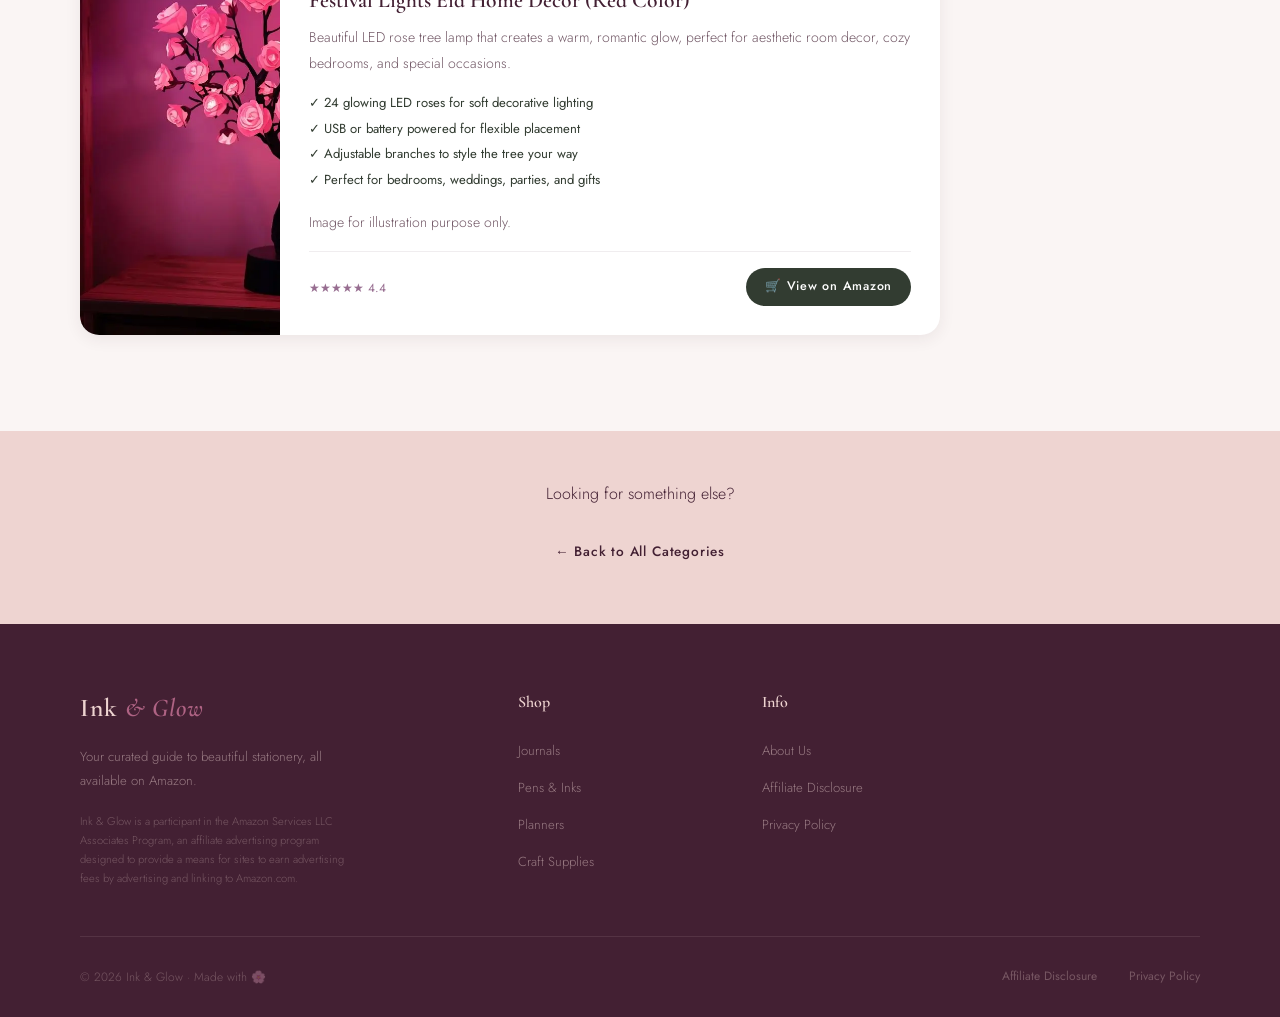
<file: lamps.html>
<!DOCTYPE html>
<html lang="en">
<head>
  <meta charset="UTF-8" />
  <meta name="viewport" content="width=device-width, initial-scale=1.0" />
  <title>Lamps — Ink & Glow</title>
  <link rel="stylesheet" href="style.css" />
</head>
<body>

<nav class="nav" id="nav">
  <a href="index.html" class="nav__logo">Ink <span>& Glow</span></a>
  <ul class="nav__links">
    <li><a href="index.html">Home</a></li>
    <li><a href="index.html#categories">Shop</a></li>
    <li><a href="index.html#featured">Featured</a></li>
    <li><a href="about.html">About</a></li>
    <li><a href="index.html#featured" class="nav__cta">Shop Amazon</a></li>
  </ul>
</nav>

<header class="page-hero">
  <span class="section-label page-hero__label anim-1">Category</span>
  <h1 class="page-hero__title anim-2">Lamps</em></h1>
  <p class="page-hero__sub anim-3">Our favourite picks for warm lighting, cozy desks, and aesthetic spaces — all on Amazon.</p>
</header>

<section class="section">
  <div class="cat-products-grid">

    <!-- PRODUCT CARD — copy and paste this block for each product -->
    <div class="card cat-product-card reveal">
      <div class="cat-product-card__img"><img src="pics/pleated-lamp.webp"></div>
      <div class="cat-product-card__body">
        <span class="cat-product-card__tag">Polished</span>
        <h3 class="cat-product-card__name">Homesake® Retro Down to The Wire Metal Table Lamp with Fabric Shade, Bedside Lamp Gift Housewarming Home Living Room, Pleated Shade</h3>
        <p class="cat-product-card__desc"> Elegant minimalist table lamp with a pleated fabric shade and sturdy tripod metal base. Perfect for adding warm ambient lighting to modern and classic interiors.</p>
        <ul class="cat-product-card__features">
            <li>✓ Minimalist tripod metal base with pleated fabric shade</li>
            <li>✓ Lightweight and compact design for tables or desks</li>
            <li>✓ Easy assembly with secure shade fitting</li>
            <li>✓ Ideal for bedrooms, living rooms, study rooms, cafés, and offices</li>
        </ul>
        <p class="cat-product-card__desc">Image for illustration purpose only.</p>
        <div class="cat-product-card__footer">
          <div>
            <span class="cat-product-card__price"></span>
            <span class="cat-product-card__stars">★★★★★ 4.2</span>
          </div>
          <a href="https://amzn.to/4luOyed" target="_blank" rel="noopener" class="btn btn--amazon">🛒 View on Amazon</a>
        </div>
      </div>
    </div>
    <!-- END PRODUCT CARD -->

    <div class="card cat-product-card reveal">
      <div class="cat-product-card__img"><img src="pics/handpleated-lamp.webp"></div>
      <div class="cat-product-card__body">
        <span class="cat-product-card__tag">Handpleated</span>
        <h3 class="cat-product-card__name">FIG Living Origami Mini Table Lamp for Living Room Decoration, Bedroom, Study and Gifting | Origami Design Lampshade | Premium Laminated Paper - Dust Resistant | Ambient Night Lamp</h3>
        <p class="cat-product-card__desc">Unique origami-style table lamp with a beautifully pleated paper design that creates a warm and cozy glow for modern interiors.</p>
        <ul class="cat-product-card__features">
            <li>✓ Elegant origami-inspired pleated lampshade</li>
            <li>✓ Handmade folds for a unique decorative look</li>
            <li>✓ Durable laminated paper that is dust and water resistant</li>
            <li>✓ Lightweight design with quick and easy assembly</li>
        </ul>
        <p class="cat-product-card__desc">Image for illustration purpose only.</p>
        <div class="cat-product-card__footer">
          <div>
            <span class="cat-product-card__price"></span>
            <span class="cat-product-card__stars">★★★★★ 4.2</span>
          </div>
          <a href="https://amzn.to/4bxVS4i" target="_blank" rel="noopener" class="btn btn--amazon">🛒 View on Amazon</a>
        </div>
      </div>
    </div>

    <div class="card cat-product-card reveal">
      <div class="cat-product-card__img"><img src="pics/rose-tree-lamp.webp"></div>
      <div class="cat-product-card__body">
        <span class="cat-product-card__tag">Polished</span>
        <h3 class="cat-product-card__name">LED Light Rose Tree, 24 LED Decorative Lamp for Home, Bedroom, Wedding, Valentine, Festival, Office, Corporate Gifting Ramadan Festival Lights Eid Home Decor (Red Color)</h3>
        <p class="cat-product-card__desc">Beautiful LED rose tree lamp that creates a warm, romantic glow, perfect for aesthetic room decor, cozy bedrooms, and special occasions.</p>
        <ul class="cat-product-card__features">
            <li>✓ 24 glowing LED roses for soft decorative lighting</li>
            <li>✓ USB or battery powered for flexible placement</li>
            <li>✓ Adjustable branches to style the tree your way</li>
            <li>✓ Perfect for bedrooms, weddings, parties, and gifts</li>
        </ul>
        <p class="cat-product-card__desc">Image for illustration purpose only.</p>
        <div class="cat-product-card__footer">
          <div>
            <span class="cat-product-card__price"></span>
            <span class="cat-product-card__stars">★★★★★ 4.4</span>
          </div>
          <a href="https://amzn.to/4slarz9" target="_blank" rel="noopener" class="btn btn--amazon">🛒 View on Amazon</a>
        </div>
      </div>
    </div>

    <!-- ADD MORE PRODUCT CARDS HERE BY COPYING THE BLOCK ABOVE -->

  </div>
</section>

<!-- BACK TO CATEGORIES -->
<section class="section section--rose" style="text-align:center; padding:3rem 5rem;">
  <p style="margin-bottom:1.2rem; color:var(--eggplant);">Looking for something else?</p>
  <a href="index.html#categories" class="btn btn--dark">← Back to All Categories</a>
</section>

<footer class="footer">
  <div class="footer__grid">
    <div>
      <span class="footer__brand-name">Ink <span>& Glow</span></span>
      <p class="footer__desc">Your curated guide to beautiful stationery, all available on Amazon.</p>
      <p class="footer__disclaimer">Ink & Glow is a participant in the Amazon Services LLC Associates Program, an affiliate advertising program designed to provide a means for sites to earn advertising fees by advertising and linking to Amazon.com.</p>
    </div>
    <div>
      <p class="footer__heading">Shop</p>
      <ul class="footer__links">
        <li><a href="journals.html">Journals</a></li>
        <li><a href="pens.html">Pens & Inks</a></li>
        <li><a href="planners.html">Planners</a></li>
        <li><a href="craft.html">Craft Supplies</a></li>
      </ul>
    </div>
    <div>
      <p class="footer__heading">Info</p>
      <ul class="footer__links">
        <li><a href="about.html">About Us</a></li>
        <li><a href="affiliate-disclosure.html">Affiliate Disclosure</a></li>
        <li><a href="privacy.html">Privacy Policy</a></li>
      </ul>
    </div>
  </div>
  <div class="footer__bottom">
    <p class="footer__copy">© 2026 Ink & Glow · Made with 🌸</p>
    <div class="footer__bottom-links">
      <a href="affiliate-disclosure.html">Affiliate Disclosure</a>
      <a href="privacy.html">Privacy Policy</a>
    </div>
  </div>
</footer>

<style>

.cat-products-grid {
  display: grid; grid-template-columns: 1fr;
  gap: 2rem; max-width: 860px;
}
.cat-product-card { display: grid; grid-template-columns: 200px 1fr; }
.cat-product-card__img {
  background: var(--misty-rose);
  display: flex; align-items: center; justify-content: center;
  font-size: 4rem; min-height: 200px; overflow: hidden;
}
.cat-product-card__img img {
  width: 100%;
  height: 100%;
  object-fit: cover;
}
.cat-product-card__body { padding: 1.8rem; }
.cat-product-card__tag {
  font-size: 0.68rem; text-transform: uppercase; letter-spacing: 0.15em;
  color: var(--raspberry); font-weight: 500; display: block; margin-bottom: 0.5rem;
}
.cat-product-card__name {
  font-family: var(--font-display); font-size: 1.35rem; font-weight: 600;
  color: var(--eggplant); margin-bottom: 0.6rem; line-height: 1.2;
}
.cat-product-card__desc { font-size: 0.88rem; margin-bottom: 1rem; }
.cat-product-card__features {
  list-style: none; display: flex; flex-direction: column; gap: 0.3rem;
  margin-bottom: 1.2rem;
}
.cat-product-card__features li { font-size: 0.82rem; color: var(--olive); font-weight: 400; }
.cat-product-card__footer {
  display: flex; align-items: center; justify-content: space-between;
  padding-top: 1rem; border-top: 1px solid rgba(67,32,51,0.08); flex-wrap: wrap; gap: 0.8rem;
}
.cat-product-card__price { font-size: 1.2rem; font-weight: 600; color: var(--eggplant); display: block; }
.cat-product-card__stars { font-size: 0.75rem; color: var(--tulipan); display: block; margin-top: 0.15rem; }

@media (max-width: 700px) {
  .cat-product-card { grid-template-columns: 1fr; }
  .cat-product-card__img { min-height: 140px; }
  .filter-bar { padding: 1rem 1.5rem; }
}
</style>

<script>
  const nav = document.getElementById('nav');
  window.addEventListener('scroll', () => nav.classList.toggle('scrolled', window.scrollY > 40));
  const reveals = document.querySelectorAll('.reveal');
  const observer = new IntersectionObserver((entries) => {
    entries.forEach((e, i) => {
      if (e.isIntersecting) { e.target.style.transitionDelay = (i % 4) * 0.1 + 's'; e.target.classList.add('visible'); }
    });
  }, { threshold: 0.1 });
  reveals.forEach(el => observer.observe(el));

  // Filter buttons (visual only — just toggles active state)
</script>
</body>
</html>
</file>
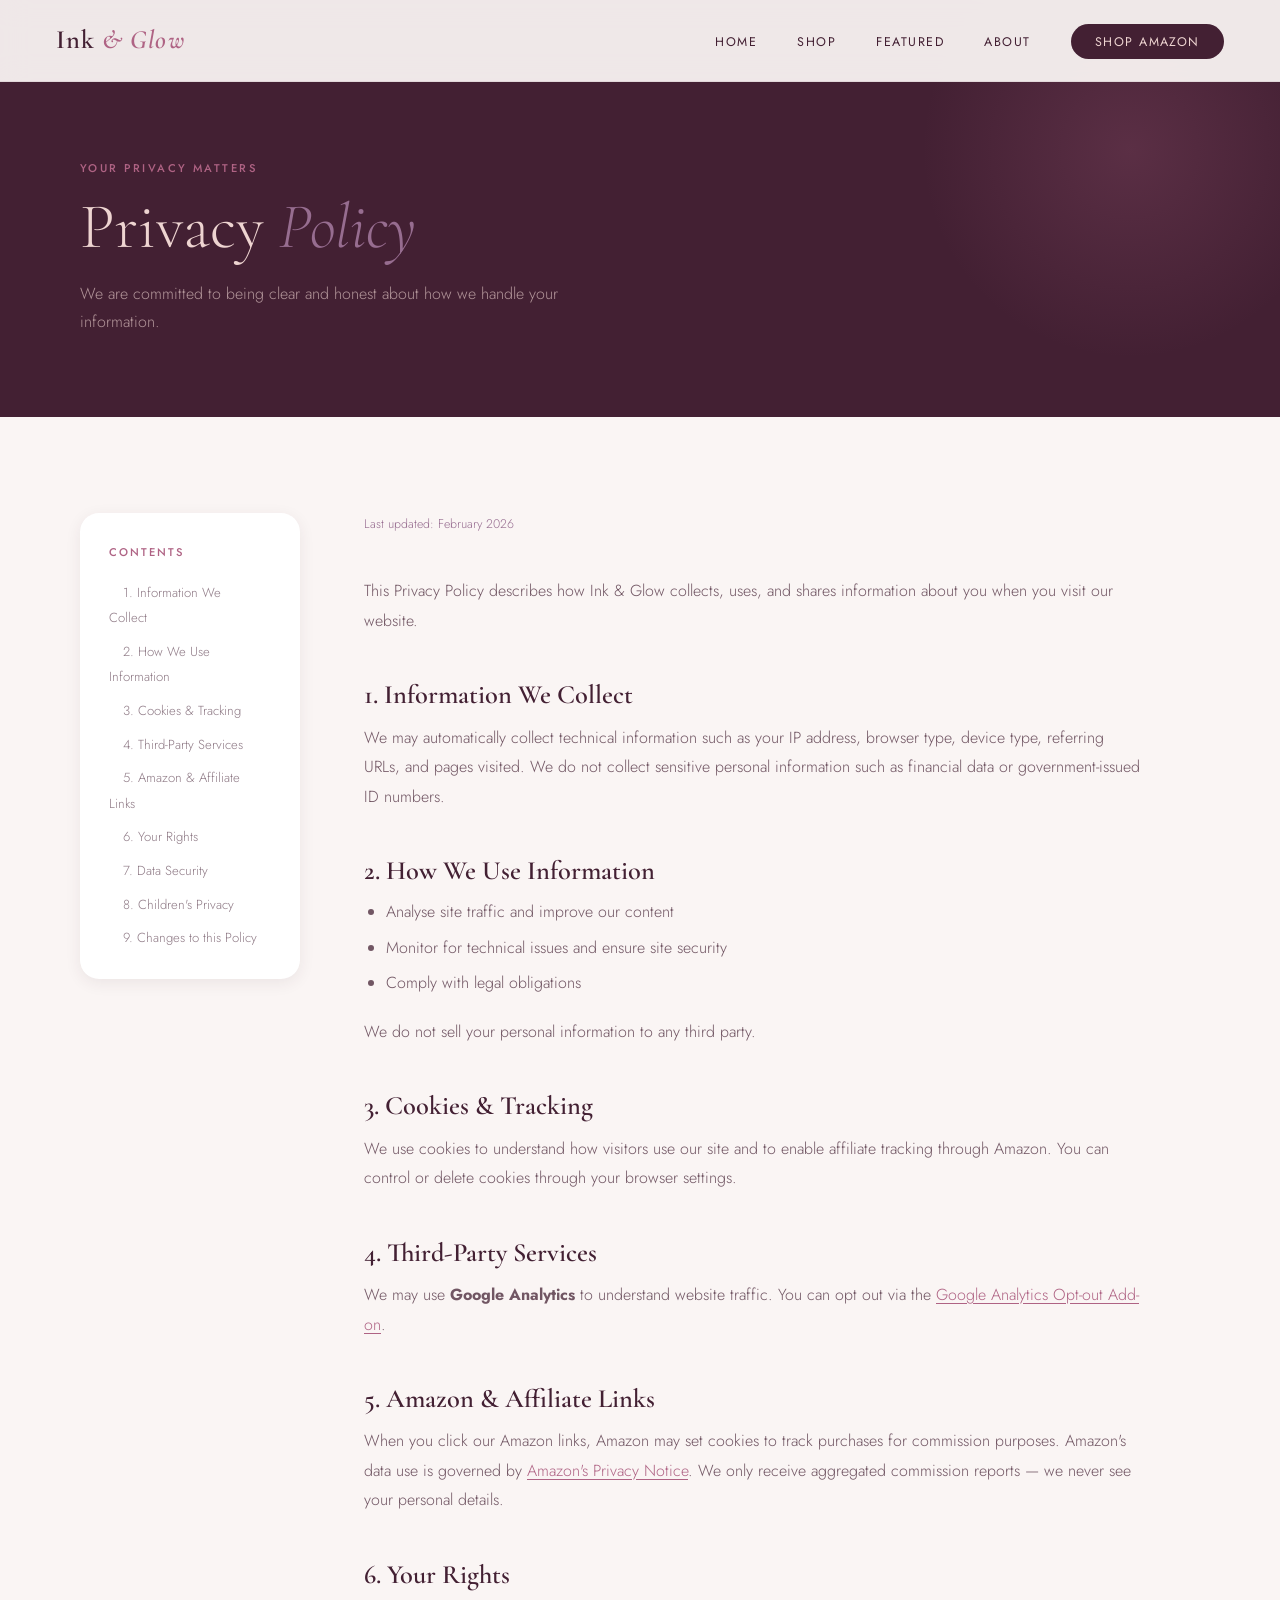
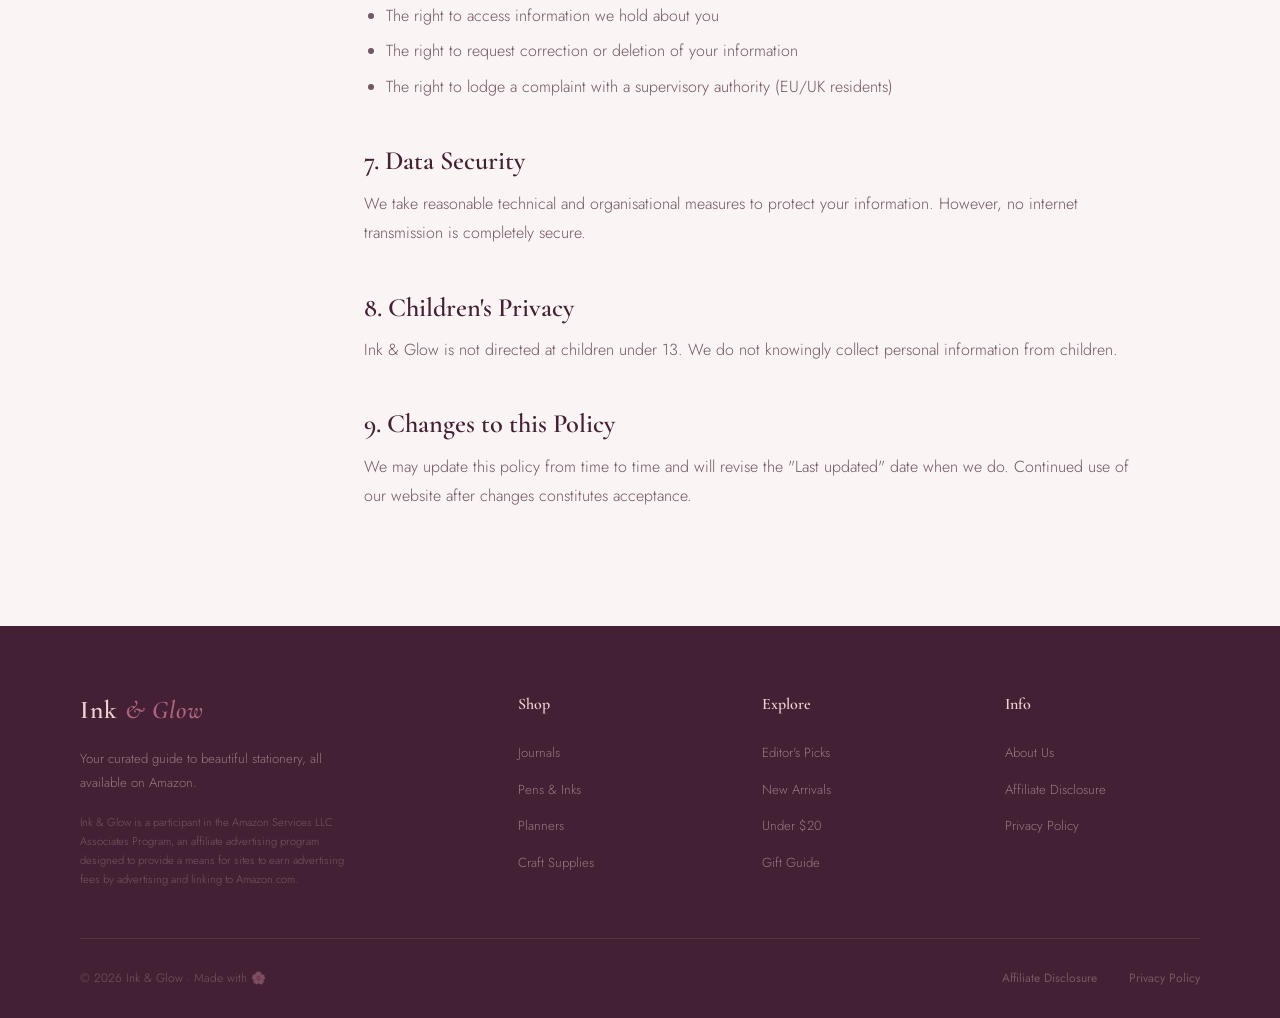
<file: privacy.html>
<!DOCTYPE html>
<html lang="en">
<head>
  <meta charset="UTF-8" />
  <meta name="viewport" content="width=device-width, initial-scale=1.0" />
  <title>Privacy Policy — Ink & Glow</title>
  <link rel="stylesheet" href="style.css" />
</head>
<body>

<nav class="nav" id="nav">
  <a href="index.html" class="nav__logo">Ink <span>& Glow</span></a>
  <ul class="nav__links">
    <li><a href="index.html">Home</a></li>
    <li><a href="index.html#categories">Shop</a></li>
    <li><a href="index.html#featured">Featured</a></li>
    <li><a href="about.html">About</a></li>
    <li><a href="index.html#featured" class="nav__cta">Shop Amazon</a></li>
  </ul>
</nav>

<header class="page-hero">
  <span class="section-label page-hero__label anim-1">Your Privacy Matters</span>
  <h1 class="page-hero__title anim-2">Privacy <em>Policy</em></h1>
  <p class="page-hero__sub anim-3">We are committed to being clear and honest about how we handle your information.</p>
</header>

<section class="section">
  <div class="privacy-layout">
    <aside class="toc reveal">
      <p class="toc__heading">Contents</p>
      <ul class="toc__list">
        <li><a href="#info-collect">1. Information We Collect</a></li>
        <li><a href="#how-we-use">2. How We Use Information</a></li>
        <li><a href="#cookies">3. Cookies & Tracking</a></li>
        <li><a href="#third-party">4. Third-Party Services</a></li>
        <li><a href="#amazon">5. Amazon & Affiliate Links</a></li>
        <li><a href="#your-rights">6. Your Rights</a></li>
        <li><a href="#data-security">7. Data Security</a></li>
        <li><a href="#children">8. Children's Privacy</a></li>
        <li><a href="#changes">9. Changes to this Policy</a></li>
      </ul>
    </aside>
    <article class="prose reveal">
      <p class="last-updated">Last updated: February 2026</p>
      <p>This Privacy Policy describes how Ink & Glow collects, uses, and shares information about you when you visit our website.</p>
      <h2 id="info-collect">1. Information We Collect</h2>
      <p>We may automatically collect technical information such as your IP address, browser type, device type, referring URLs, and pages visited. We do not collect sensitive personal information such as financial data or government-issued ID numbers.</p>
      <h2 id="how-we-use">2. How We Use Information</h2>
      <ul>
        <li>Analyse site traffic and improve our content</li>
        <li>Monitor for technical issues and ensure site security</li>
        <li>Comply with legal obligations</li>
      </ul>
      <p>We do not sell your personal information to any third party.</p>
      <h2 id="cookies">3. Cookies & Tracking</h2>
      <p>We use cookies to understand how visitors use our site and to enable affiliate tracking through Amazon. You can control or delete cookies through your browser settings.</p>
      <h2 id="third-party">4. Third-Party Services</h2>
      <p>We may use <strong>Google Analytics</strong> to understand website traffic. You can opt out via the <a href="https://tools.google.com/dlpage/gaoptout" target="_blank" rel="noopener">Google Analytics Opt-out Add-on</a>.</p>
      <h2 id="amazon">5. Amazon & Affiliate Links</h2>
      <p>When you click our Amazon links, Amazon may set cookies to track purchases for commission purposes. Amazon's data use is governed by <a href="https://www.amazon.com/privacy" target="_blank" rel="noopener">Amazon's Privacy Notice</a>. We only receive aggregated commission reports — we never see your personal details.</p>
      <h2 id="your-rights">6. Your Rights</h2>
      <ul>
        <li>The right to access information we hold about you</li>
        <li>The right to request correction or deletion of your information</li>
        <li>The right to lodge a complaint with a supervisory authority (EU/UK residents)</li>
      </ul>
      <h2 id="data-security">7. Data Security</h2>
      <p>We take reasonable technical and organisational measures to protect your information. However, no internet transmission is completely secure.</p>
      <h2 id="children">8. Children's Privacy</h2>
      <p>Ink & Glow is not directed at children under 13. We do not knowingly collect personal information from children.</p>
      <h2 id="changes">9. Changes to this Policy</h2>
      <p>We may update this policy from time to time and will revise the "Last updated" date when we do. Continued use of our website after changes constitutes acceptance.</p>
    </article>
  </div>
</section>

<footer class="footer">
  <div class="footer__grid">
    <div>
      <span class="footer__brand-name">Ink <span>& Glow</span></span>
      <p class="footer__desc">Your curated guide to beautiful stationery, all available on Amazon.</p>
      <p class="footer__disclaimer">Ink & Glow is a participant in the Amazon Services LLC Associates Program, an affiliate advertising program designed to provide a means for sites to earn advertising fees by advertising and linking to Amazon.com.</p>
    </div>
    <div>
      <p class="footer__heading">Shop</p>
      <ul class="footer__links">
        <li><a href="#">Journals</a></li><li><a href="#">Pens & Inks</a></li>
        <li><a href="#">Planners</a></li><li><a href="#">Craft Supplies</a></li>
      </ul>
    </div>
    <div>
      <p class="footer__heading">Explore</p>
      <ul class="footer__links">
        <li><a href="#">Editor's Picks</a></li><li><a href="#">New Arrivals</a></li>
        <li><a href="#">Under $20</a></li><li><a href="#">Gift Guide</a></li>
      </ul>
    </div>
    <div>
      <p class="footer__heading">Info</p>
      <ul class="footer__links">
        <li><a href="about.html">About Us</a></li>
        <li><a href="affiliate-disclosure.html">Affiliate Disclosure</a></li>
        <li><a href="privacy.html">Privacy Policy</a></li>
      </ul>
    </div>
  </div>
  <div class="footer__bottom">
    <p class="footer__copy">© 2026 Ink & Glow · Made with 🌸</p>
    <div class="footer__bottom-links">
      <a href="affiliate-disclosure.html">Affiliate Disclosure</a>
      <a href="privacy.html">Privacy Policy</a>
    </div>
  </div>
</footer>

<style>
.privacy-layout { display: grid; grid-template-columns: 220px 1fr; gap: 4rem; align-items: start; }
.toc { position: sticky; top: 8rem; background: #fff; border-radius: var(--radius-md); padding: 1.8rem; box-shadow: var(--shadow-sm); }
.toc__heading { font-size: 0.7rem; letter-spacing: 0.18em; text-transform: uppercase; color: var(--raspberry); font-weight: 500; margin-bottom: 1rem; }
.toc__list { display: flex; flex-direction: column; gap: 0.5rem; }
.toc__list a { font-size: 0.82rem; color: rgba(67,32,51,0.6); font-weight: 300; padding: 0.25rem 0.75rem; border-left: 2px solid transparent; transition: all var(--transition); }
.toc__list a:hover { color: var(--raspberry); border-left-color: var(--raspberry); }
@media (max-width: 900px) { .privacy-layout { grid-template-columns: 1fr; } .toc { position: static; } }
</style>

<script>
  const nav = document.getElementById('nav');
  window.addEventListener('scroll', () => nav.classList.toggle('scrolled', window.scrollY > 40));
  const reveals = document.querySelectorAll('.reveal');
  const observer = new IntersectionObserver((entries) => {
    entries.forEach((e, i) => {
      if (e.isIntersecting) { e.target.style.transitionDelay = i * 0.08 + 's'; e.target.classList.add('visible'); }
    });
  }, { threshold: 0.1 });
  reveals.forEach(el => observer.observe(el));
</script>
</body>
</html>
</file>
<file: style.css>
@import url('https://fonts.googleapis.com/css2?family=Cormorant+Garamond:ital,wght@0,300;0,400;0,600;1,300;1,400;1,600&family=Jost:wght@300;400;500;600&display=swap');

:root {
  --misty-rose: #EED4D1;
  --eggplant:   #432033;
  --tulipan:    #976D90;
  --raspberry:  #AF6384;
  --olive:      #323C31;
  --cream:      #FAF5F4;
  --font-display: 'Cormorant Garamond', serif;
  --font-body:    'Jost', sans-serif;
  --shadow-sm: 0 4px 16px rgba(67,32,51,0.08);
  --shadow-md: 0 8px 32px rgba(67,32,51,0.13);
  --radius-sm:   0.6rem;
  --radius-md:   1.2rem;
  --radius-pill: 2rem;
  --transition: 0.28s ease;
}

*, *::before, *::after { box-sizing: border-box; margin: 0; padding: 0; }
html { scroll-behavior: smooth; }
body { font-family: var(--font-body); background: var(--cream); color: var(--eggplant); overflow-x: hidden; line-height: 1.6; }
img { max-width: 100%; display: block; }
ul  { list-style: none; }
a   { color: inherit; text-decoration: none; }

h1, h2, h3, h4 { font-family: var(--font-display); font-weight: 400; line-height: 1.15; }
p { font-weight: 300; line-height: 1.85; color: rgba(67,32,51,0.75); }
em { font-style: italic; color: var(--tulipan); }

.section-label { display: block; font-size: 0.7rem; letter-spacing: 0.22em; text-transform: uppercase; color: var(--raspberry); font-weight: 500; margin-bottom: 0.75rem; }
.section-title { font-family: var(--font-display); font-size: clamp(2rem, 3.5vw, 3rem); font-weight: 400; color: var(--eggplant); margin-bottom: 1.2rem; }

.section       { padding: 6rem 5rem; }
.section--dark { background: var(--eggplant); }
.section--dark .section-title { color: var(--misty-rose); }
.section--dark p { color: rgba(238,212,209,0.65); }
.section--rose  { background: var(--misty-rose); }

.nav {
  position: fixed; top: 0; left: 0; right: 0; z-index: 1000;
  display: flex; align-items: center; justify-content: space-between;
  padding: 1.2rem 3.5rem;
  background: rgba(250,245,244,0.94);
  backdrop-filter: blur(14px);
  border-bottom: 1px solid rgba(67,32,51,0.08);
  transition: box-shadow var(--transition);
}
.nav.scrolled { box-shadow: var(--shadow-sm); }
.nav__logo { font-family: var(--font-display); font-size: 1.65rem; font-weight: 600; letter-spacing: 0.04em; color: var(--eggplant); }
.nav__logo span { color: var(--raspberry); font-style: italic; }
.nav__links { display: flex; align-items: center; gap: 2.5rem; }
.nav__links a { font-size: 0.78rem; letter-spacing: 0.12em; text-transform: uppercase; font-weight: 400; color: var(--eggplant); transition: color var(--transition); position: relative; }
.nav__links a::after { content: ''; position: absolute; bottom: -3px; left: 0; right: 0; height: 1px; background: var(--raspberry); transform: scaleX(0); transform-origin: left; transition: transform var(--transition); }
.nav__links a:hover        { color: var(--raspberry); }
.nav__links a:hover::after { transform: scaleX(1); }
.nav__links a.active       { color: var(--raspberry); }
.nav__links a.active::after{ transform: scaleX(1); }
.nav__cta { background: var(--eggplant) !important; color: var(--misty-rose) !important; padding: 0.55rem 1.5rem; border-radius: var(--radius-pill); transition: background var(--transition) !important; }
.nav__cta::after { display: none !important; }
.nav__cta:hover  { background: var(--raspberry) !important; color: #fff !important; }

.btn { display: inline-flex; align-items: center; gap: 0.5rem; padding: 0.85rem 2rem; border-radius: var(--radius-pill); font-family: var(--font-body); font-size: 0.85rem; letter-spacing: 0.06em; font-weight: 500; cursor: pointer; border: none; transition: transform var(--transition), background var(--transition), color var(--transition); }
.btn:hover { transform: translateY(-2px); }
.btn--primary       { background: var(--raspberry); color: #fff; }
.btn--primary:hover { background: var(--tulipan); color: #fff; }
.btn--outline-light       { border: 1.5px solid rgba(238,212,209,0.5); color: var(--misty-rose); background: transparent; }
.btn--outline-light:hover { border-color: var(--misty-rose); color: #fff; }
.btn--outline       { border: 1.5px solid var(--eggplant); color: var(--eggplant); background: transparent; }
.btn--outline:hover { background: var(--eggplant); color: var(--misty-rose); }
.btn--amazon       { background: var(--olive); color: #fff; font-size: 0.78rem; padding: 0.55rem 1.2rem; }
.btn--amazon:hover { background: var(--raspberry); }

.badge { display: inline-block; font-size: 0.67rem; letter-spacing: 0.12em; text-transform: uppercase; padding: 0.28rem 0.85rem; border-radius: var(--radius-pill); font-weight: 500; }
.badge--primary { background: var(--raspberry); color: #fff; }

.marquee-wrap { background: var(--olive); padding: 0.9rem 0; overflow: hidden; border-top: 3px solid var(--raspberry); border-bottom: 3px solid var(--raspberry); }
.marquee-track { display: flex; gap: 3rem; width: max-content; animation: marquee 25s linear infinite; }
.marquee-track span { font-family: var(--font-display); font-size: 1.1rem; font-style: italic; color: var(--misty-rose); white-space: nowrap; letter-spacing: 0.04em; }
.marquee-track span::before { content: '✦ '; color: var(--raspberry); }

.card { background: #fff; border-radius: var(--radius-md); overflow: hidden; box-shadow: var(--shadow-sm); transition: transform var(--transition), box-shadow var(--transition); }
.card:hover { transform: translateY(-6px); box-shadow: var(--shadow-md); }
.card--dark { background: rgba(255,255,255,0.05); border: 1px solid rgba(238,212,209,0.12); }
.card--dark:hover { border-color: var(--raspberry); }

.page-hero { padding: 10rem 5rem 5rem; background: var(--eggplant); position: relative; overflow: hidden; }
.page-hero::before { content: ''; position: absolute; top: -60px; right: -60px; width: 420px; height: 420px; border-radius: 50%; background: radial-gradient(circle, rgba(175,99,132,0.22) 0%, transparent 70%); pointer-events: none; }
.page-hero__label { color: var(--raspberry) !important; }
.page-hero__title { font-family: var(--font-display); font-size: clamp(2.5rem, 5vw, 4.5rem); color: var(--misty-rose); font-weight: 300; max-width: 680px; margin-bottom: 1rem; }
.page-hero__sub { font-size: 1rem; color: rgba(238,212,209,0.65); max-width: 560px; font-weight: 300; line-height: 1.8; }

.prose { max-width: 780px; }
.prose h2 { font-family: var(--font-display); font-size: 1.65rem; font-weight: 600; color: var(--eggplant); margin: 2.8rem 0 0.75rem; }
.prose h2:first-child { margin-top: 0; }
.prose p  { margin-bottom: 1.2rem; }
.prose ul { list-style: disc; padding-left: 1.4rem; margin-bottom: 1.2rem; }
.prose ul li { font-weight: 300; line-height: 1.8; color: rgba(67,32,51,0.75); margin-bottom: 0.4rem; }
.prose a { color: var(--raspberry); text-decoration: underline; text-underline-offset: 3px; }
.prose a:hover { color: var(--tulipan); }
.prose .last-updated { font-size: 0.78rem; color: var(--tulipan); margin-bottom: 2.5rem; }

.footer { background: var(--eggplant); padding: 4rem 5rem 0; }
.footer__grid { display: grid; grid-template-columns: 2fr 1fr 1fr 1fr; gap: 3rem; padding-bottom: 3rem; border-bottom: 1px solid rgba(238,212,209,0.1); }
.footer__brand-name { font-family: var(--font-display); font-size: 1.6rem; font-weight: 600; color: var(--misty-rose); letter-spacing: 0.04em; display: inline-block; margin-bottom: 1rem; }
.footer__brand-name span { color: var(--raspberry); font-style: italic; }
.footer__desc { font-size: 0.82rem; color: rgba(238,212,209,0.5); max-width: 260px; line-height: 1.8; font-weight: 300; }
.footer__disclaimer { font-size: 0.7rem; color: rgba(238,212,209,0.3); margin-top: 1.2rem; line-height: 1.7; max-width: 280px; }
.footer__heading { font-family: var(--font-display); font-size: 1rem; font-weight: 600; color: var(--misty-rose); margin-bottom: 1.2rem; }
.footer__links { display: flex; flex-direction: column; gap: 0.7rem; }
.footer__links a { font-size: 0.82rem; color: rgba(238,212,209,0.5); font-weight: 300; transition: color var(--transition); }
.footer__links a:hover { color: var(--misty-rose); }
.footer__bottom { padding: 1.8rem 0; display: flex; align-items: center; justify-content: space-between; }
.footer__copy { font-size: 0.75rem; color: rgba(238,212,209,0.3); font-weight: 300; }
.footer__bottom-links { display: flex; gap: 2rem; }
.footer__bottom-links a { font-size: 0.75rem; color: rgba(238,212,209,0.3); transition: color var(--transition); }
.footer__bottom-links a:hover { color: var(--misty-rose); }

.reveal { opacity: 0; transform: translateY(28px); transition: opacity 0.7s ease, transform 0.7s ease; }
.reveal.visible { opacity: 1; transform: translateY(0); }

@keyframes fadeUp { from { opacity: 0; transform: translateY(24px); } to { opacity: 1; transform: translateY(0); } }
@keyframes marquee { from { transform: translateX(0); } to { transform: translateX(-50%); } }
.anim-1 { animation: fadeUp 0.8s 0.05s ease both; }
.anim-2 { animation: fadeUp 0.8s 0.15s ease both; }
.anim-3 { animation: fadeUp 0.8s 0.25s ease both; }
.anim-4 { animation: fadeUp 0.8s 0.35s ease both; }

@media (max-width: 1024px) {
  .section { padding: 5rem 3rem; }
  .footer__grid { grid-template-columns: 1fr 1fr; gap: 2rem; }
}
@media (max-width: 768px) {
  .nav { padding: 1rem 1.5rem; }
  .nav__links { display: none; }
  .section { padding: 4rem 1.5rem; }
  .page-hero { padding: 8rem 1.5rem 4rem; }
  .footer { padding: 3rem 1.5rem 0; }
  .footer__grid { grid-template-columns: 1fr; gap: 2rem; }
  .footer__bottom { flex-direction: column; gap: 1rem; text-align: center; }
}
</file>
